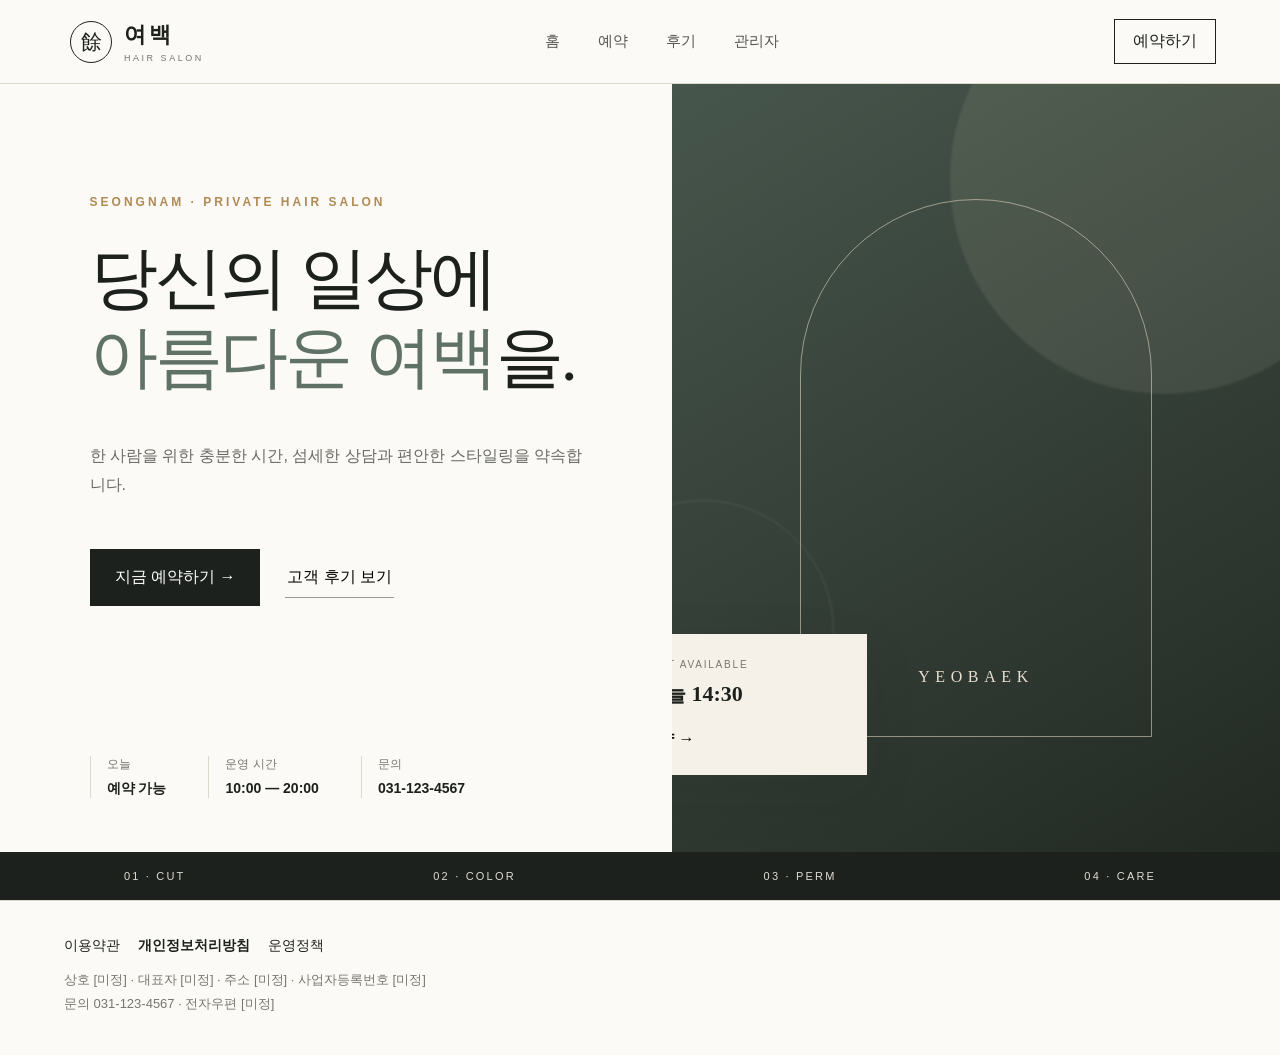
<file: index.html>
<!doctype html>
<html lang="ko">
<head>
  <meta charset="UTF-8" />
  <meta name="viewport" content="width=device-width, initial-scale=1.0" />
  <meta name="description" content="여백 미장원 예약 및 고객 관리" />
  <title>여백 미장원</title>
  <link rel="icon" type="image/svg+xml" href="data:image/svg+xml,%3Csvg xmlns='http://www.w3.org/2000/svg' viewBox='0 0 64 64'%3E%3Crect width='64' height='64' rx='14' fill='%231d211e'/%3E%3Cpath d='M18 20h28M22 32h20M26 44h12' stroke='%23eadfcf' stroke-width='5' stroke-linecap='round'/%3E%3C/svg%3E" />
  <link rel="stylesheet" href="./styles.css" />
</head>
<body>
  <header class="topbar">
    <button class="brand" data-go="home" aria-label="여백 홈"><span class="brand-mark">餘</span><span><b>여백</b><small>HAIR SALON</small></span></button>
    <nav class="nav" aria-label="주 메뉴">
      <button data-go="home">홈</button><button data-go="booking">예약</button><button data-go="reviews">후기</button><button data-go="admin">관리자</button>
    </nav>
    <button class="outline-btn mobile-book" data-go="booking">예약하기</button>
  </header>

  <main>
    <section class="page active" id="home">
      <div class="hero">
        <div class="hero-copy">
          <p class="eyebrow">SEONGNAM · PRIVATE HAIR SALON</p>
          <h1>당신의 일상에<br><em>아름다운 여백</em>을.</h1>
          <p class="hero-desc">한 사람을 위한 충분한 시간, 섬세한 상담과 편안한 스타일링을 약속합니다.</p>
          <div class="hero-actions"><button class="primary-btn" data-go="booking">지금 예약하기 <span>→</span></button><button class="text-btn" data-go="reviews">고객 후기 보기</button></div>
          <div class="quick-info"><div><span>오늘</span><strong id="todayStatus">예약 가능</strong></div><div><span>운영 시간</span><strong>10:00 — 20:00</strong></div><div><span>문의</span><strong>031-123-4567</strong></div></div>
        </div>
        <div class="hero-visual" aria-label="여백 미장원 인테리어 분위기"><div class="arch"><span>YEOBAEK</span></div><div class="floating-card"><small>NEXT AVAILABLE</small><strong id="nextSlot">오늘 14:30</strong><button data-go="booking">예약 →</button></div></div>
      </div>
      <div class="services-strip"><span>01 · CUT</span><span>02 · COLOR</span><span>03 · PERM</span><span>04 · CARE</span></div>
    </section>

    <section class="page content-page" id="booking">
      <div class="page-heading"><p class="eyebrow">RESERVATION</p><h2>예약하기</h2><p>날짜를 선택하면 30분 단위 예약 현황을 확인할 수 있습니다.</p></div>
      <div class="calendar-booking">
        <section class="panel calendar-panel"><div class="step-title"><span>01</span><h3>날짜 선택</h3></div><div class="calendar-head"><button id="prevMonth" aria-label="이전 달">←</button><strong id="calendarTitle"></strong><button id="nextMonth" aria-label="다음 달">→</button></div><div class="weekdays"><span>일</span><span>월</span><span>화</span><span>수</span><span>목</span><span>금</span><span>토</span></div><div id="calendarGrid" class="calendar-grid"></div></section>
        <section class="panel slots-panel"><div class="step-title"><span>02</span><h3>시간 선택</h3></div><div class="slot-legend"><span><i class="available"></i>예약 가능</span><span><i class="booked"></i>예약 완료</span></div><p id="slotDateLabel" class="selected-date"></p><div id="timeSlots" class="time-slots"></div></section>
      </div>
      <div class="booking-layout booking-details">
        <form id="bookingForm" class="panel form-panel">
          <input required name="date" type="hidden" /><input required name="time" type="hidden" />
          <div class="step-title"><span>03</span><h3>예약자 및 결제 정보</h3></div>
          <div class="field-grid"><label>이름<input required name="name" placeholder="성함을 입력해주세요" /></label><label>연락처<input required name="phone" inputmode="tel" placeholder="010-0000-0000" /><small id="coinLookup" class="coin-lookup">연락처를 입력하면 보유 코인을 확인합니다.</small></label></div>
          <label>담당 디자이너<select name="designer" id="designerSelect"><option>지정 없음</option><option value="서윤 원장" data-role="director">원장</option><option data-role="manager">하린실장</option><option>도윤 디자이너</option></select></label>
          <label>시술 메뉴<select required name="service" id="serviceSelect">
            <option value="">메뉴 선택</option>
            <optgroup label="커트" id="directorCuts">
              <option data-price="25000">원장남성커트 · 25,000원</option>
              <option data-price="35000">원장여성커트 · 35,000원</option>
              <option>원장학생커트 · 가격 문의</option>
              <option>원장커트다운펌 · 가격 문의</option>
              <option>원장전체다운펌커트 · 가격 문의</option>
            </optgroup>
            <optgroup label="염색"><option data-price="120000">프리미엄 염색 · 120,000원</option></optgroup>
            <optgroup label="펌"><option data-price="150000">디자인 펌 · 150,000원</option></optgroup>
            <optgroup label="케어"><option data-price="80000">클리닉 케어 · 80,000원</option></optgroup>
          </select></label>
          <div class="coin-payment"><label class="check-label"><input id="useCoin" type="checkbox" /> 코인으로 결제하기</label><div id="coinPaymentFields" class="coin-payment-fields"><label>사용할 코인<input id="bookingCoinAmount" type="number" min="1" placeholder="사용할 코인" /></label><button type="button" class="outline-btn" id="useMaxCoin">최대 사용</button></div><p id="paymentSummary">시술 메뉴를 선택해주세요.</p></div>
          <label>요청 사항<textarea name="memo" rows="3" placeholder="원하는 스타일이나 참고 사항을 남겨주세요"></textarea><small class="field-hint">두피 질환, 임신 여부 등 건강 정보는 적지 말고 방문 시 말씀해 주세요.</small></label>
          <fieldset class="consent" id="bookingConsent">
            <legend>약관 및 개인정보 동의</legend>
            <label class="check-label"><input type="checkbox" data-consent="age14" /> <span><b>(필수)</b> 예약자는 만 14세 이상입니다</span></label>
            <p class="consent-note">만 14세 미만은 보호자 명의로 예약해 주세요.</p>
            <label class="check-label"><input type="checkbox" data-consent="terms" /> <span><b>(필수)</b> 이용약관과 예약 취소 규정에 동의합니다</span></label>
            <p class="consent-note"><a href="./terms.html" target="_blank" rel="noopener">이용약관 전문 보기</a> · <a href="./policy.html" target="_blank" rel="noopener">예약 취소 규정(운영정책) 보기</a></p>
            <label class="check-label"><input type="checkbox" data-consent="privacy" /> <span><b>(필수)</b> 개인정보 수집·이용에 동의합니다</span></label>
            <details class="consent-detail"><summary>수집·이용 내용 보기</summary>
              <div class="table-wrap"><table><thead><tr><th>수집 항목</th><th>이용 목적</th><th>보유 기간</th></tr></thead><tbody>
                <tr><td>이름, 연락처</td><td>예약 확인, 예약 안내 알림, 코인 적립·사용</td><td>최근 방문일로부터 3년</td></tr>
                <tr><td>예약 일시, 시술 메뉴, 담당 디자이너, 요청 사항</td><td>예약 처리</td><td>최근 방문일로부터 3년</td></tr>
                <tr><td>동의 일시, 접속 IP, 브라우저 정보</td><td>동의 사실 증명</td><td>3년</td></tr>
              </tbody></table></div>
              <p><b>동의를 거부할 권리가 있습니다.</b> 다만 동의하지 않으시면 온라인 예약이 제한되며, 전화(031-123-4567)로 예약하실 수 있습니다.</p>
              <p>예약 안내 알림 발송을 위해 솔라피·카카오에, 예약 일정 관리를 위해 네이버에 처리를 위탁합니다. <a href="./privacy.html" target="_blank" rel="noopener">개인정보처리방침 전문 보기</a></p>
            </details>
          </fieldset>
          <button class="primary-btn full" type="submit" id="bookingSubmit" disabled>예약 및 결제 신청</button>
          <p class="consent-hint" id="consentHint">필수 항목에 동의해 주세요.</p>
        </form>
        <aside class="booking-aside"><div class="aside-art"><div class="scissors">✦</div><p>좋은 스타일은<br>좋은 대화에서 시작됩니다.</p></div><div class="notice"><h3>예약 안내</h3><ul><li>예약 변경은 하루 전까지 부탁드립니다.</li><li>시술 시간은 모발 상태에 따라 달라질 수 있습니다.</li><li>예약 확정은 문자로 안내드립니다.</li></ul></div></aside>
      </div>
    </section>

    <section class="page content-page" id="reviews">
      <div class="page-heading split"><div><p class="eyebrow">OUR REVIEWS</p><h2>여백을 다녀간 이야기</h2></div><button class="primary-btn" id="openReview">후기 작성</button></div>
      <div class="review-summary panel"><div><strong id="avgRating">4.9</strong><span class="stars">★★★★★</span><small><b id="reviewCount">3</b>개의 소중한 후기</small></div><div class="rating-bars"><p><span>5점</span><i><b style="width:92%"></b></i><small>92%</small></p><p><span>4점</span><i><b style="width:8%"></b></i><small>8%</small></p></div></div>
      <div id="reviewList" class="review-grid"></div>
    </section>

    <section class="page admin-page" id="admin">
      <div class="admin-login" id="adminLogin">
        <form id="adminLoginForm" class="admin-login-box">
          <span class="brand-mark">餘</span>
          <h2>관리자 로그인</h2>
          <p class="muted">관리자 비밀번호를 입력하세요.</p>
          <input type="password" id="adminLoginInput" placeholder="비밀번호" autocomplete="current-password" required />
          <button class="primary-btn full" type="submit">로그인</button>
          <p id="adminLoginError" class="admin-login-error"></p>
        </form>
      </div>
      <aside class="admin-sidebar"><div class="admin-brand"><span class="brand-mark">餘</span><b>여백 관리자</b></div><nav><button class="active" data-admin="dashboard">▦ 대시보드</button><button data-admin="reservations">◷ 예약 관리</button><button data-admin="customers">♙ 고객 관리</button><button data-admin="coins">◇ 코인 관리</button><button data-admin="reviewAdmin">☆ 후기 관리</button></nav><button class="back-site" id="adminLogout">↪ 로그아웃</button><button class="back-site" data-go="home">← 고객 화면으로</button></aside>
      <div class="admin-main">
        <div class="admin-top"><div><p id="adminDate"></p><h2 id="adminTitle">대시보드</h2></div><div class="admin-user"><button class="action-btn" id="connectNaver">네이버 캘린더 연동</button><button class="action-btn" id="disconnectNaver">연동 해제</button><span>서윤</span><i>원장</i><b>SY</b></div></div>
        <div class="admin-view active" id="dashboard"><div class="stat-grid"><article><span>오늘 예약</span><strong id="statToday">4</strong><small>건</small><i>◷</i></article><article><span>전체 고객</span><strong id="statCustomers">4</strong><small>명</small><i>♙</i></article><article><span>발행 코인</span><strong id="statCoins">52,000</strong><small>C</small><i>◇</i></article><article><span>새 후기</span><strong id="statReviews">3</strong><small>개</small><i>☆</i></article></div><div class="dash-grid"><section class="admin-card"><div class="card-head"><h3>오늘의 예약</h3><button data-admin="reservations">전체 보기 →</button></div><div id="todayReservations"></div></section><section class="admin-card"><div class="card-head"><h3>최근 고객</h3><button data-admin="customers">고객 관리 →</button></div><div id="recentCustomers"></div></section></div></div>
        <div class="admin-view" id="reservations"><section class="admin-card reservation-calendar-panel" aria-label="매장 예약 캘린더">
          <div class="card-head"><div><h3>예약 캘린더</h3><p class="muted">날짜를 선택하면 해당 날짜의 예약을 확인할 수 있습니다.</p></div><button class="small-primary" data-go="booking">+ 예약 등록</button></div>
          <div class="reservation-calendar-toolbar"><h4 id="adminCalendarTitle" aria-live="polite"></h4><div><button type="button" id="adminPrevMonth" aria-label="예약 캘린더 이전 달">←</button><button type="button" id="adminCalendarToday">오늘</button><button type="button" id="adminNextMonth" aria-label="예약 캘린더 다음 달">→</button></div></div>
          <p id="adminMonthSummary" class="muted"></p>
          <div class="reservation-calendar-scroll"><div class="reservation-calendar-month"><div class="weekdays"><span>일</span><span>월</span><span>화</span><span>수</span><span>목</span><span>금</span><span>토</span></div><div id="adminCalendarGrid" class="reservation-calendar-grid"></div></div></div>
          <section class="reservation-day-detail" aria-labelledby="adminSelectedDate"><div class="card-head"><h3 id="adminSelectedDate"></h3><span id="adminDayCount" class="badge"></span></div><div id="adminDayReservations" aria-live="polite"></div></section>
        </section><section class="admin-card"><div class="card-head"><h3>전체 예약</h3><button class="small-primary" data-go="booking">+ 예약 등록</button></div><div class="table-wrap"><table><thead><tr><th>예약일</th><th>고객</th><th>시술</th><th>담당</th><th>상태</th><th></th></tr></thead><tbody id="reservationTable"></tbody></table></div></section></div>
        <div class="admin-view" id="customers"><section class="admin-card"><div class="card-head"><h3>고객 목록</h3><input id="customerSearch" class="search" placeholder="이름 또는 연락처 검색" /></div><div class="table-wrap"><table><thead><tr><th>고객명</th><th>연락처</th><th>최근 방문</th><th>방문</th><th>보유 코인</th></tr></thead><tbody id="customerTable"></tbody></table></div></section></div>
        <div class="admin-view" id="coins"><section class="coin-control admin-card"><div><p class="eyebrow">YEOBAEK COIN</p><h3>고객 코인 관리</h3><p>지급·사용 처리하거나 고객의 현재 잔액을 직접 조정합니다.</p><div id="selectedCoinBalance" class="big-balance">0 C</div></div><form id="coinForm"><label>고객<select id="coinCustomer" required></select></label><label>코인 수량<input id="coinAmount" type="number" min="0" required placeholder="코인 수량" /></label><div class="coin-buttons three"><button class="primary-btn" value="add" type="submit">지급</button><button class="outline-btn" value="use" type="submit">사용</button><button class="outline-btn" value="set" type="submit">잔액 조정</button></div><p id="adminCoinResult" class="coin-result"></p></form></section><section class="admin-card"><div class="card-head"><h3>고객별 코인 잔액</h3></div><div id="coinBalances" class="coin-balances"></div></section><section class="admin-card coin-history-card"><div class="card-head"><h3>최근 코인 내역</h3></div><div id="coinHistory" class="history-list"></div></section></div>
        <div class="admin-view" id="reviewAdmin"><section class="admin-card"><div class="card-head"><h3>후기 관리</h3><span class="muted">게시된 후기를 숨기거나 삭제할 수 있습니다.</span></div><div id="reviewAdminList" class="admin-review-list"></div></section></div>
      </div>
    </section>
  </main>

  <footer class="site-footer">
    <nav class="footer-links" aria-label="약관 및 정책"><a href="./terms.html">이용약관</a><a href="./privacy.html"><b>개인정보처리방침</b></a><a href="./policy.html">운영정책</a></nav>
    <p>상호 [미정] · 대표자 [미정] · 주소 [미정] · 사업자등록번호 [미정]</p>
    <p>문의 031-123-4567 · 전자우편 [미정]</p>
  </footer>

  <div class="modal" id="reviewModal" aria-hidden="true"><form id="reviewForm" class="modal-box"><button type="button" class="modal-close" id="closeReview">×</button><p class="eyebrow">WRITE A REVIEW</p><h2>후기 작성</h2><label>이름<input name="name" required placeholder="성함" /></label><label>별점<select name="rating"><option value="5">★★★★★ · 5점</option><option value="4">★★★★☆ · 4점</option><option value="3">★★★☆☆ · 3점</option></select></label><label>시술 메뉴<input name="service" required placeholder="예: 디자인 펌" /></label><label>후기<textarea name="text" rows="5" required placeholder="여백에서의 경험을 들려주세요."></textarea><small class="field-hint">후기는 누구나 볼 수 있으며 이름은 첫 글자만 공개됩니다. 다른 사람의 이름이나 연락처 등 개인정보는 적지 마세요. <a href="./policy.html" target="_blank" rel="noopener">후기 운영 기준</a></small></label><button class="primary-btn full">후기 등록하기</button></form></div>
  <div class="modal" id="bookingSuccess" aria-hidden="true"><div class="modal-box success-box"><span class="success-icon">✓</span><p class="eyebrow">RESERVATION COMPLETE</p><h2>예약이 접수되었습니다</h2><p id="bookingSuccessText"></p><button class="primary-btn full" id="closeBookingSuccess">확인</button></div></div>
  <div id="toast" class="toast" role="status"></div>
  <script src="./app.js"></script>
</body>
</html>
</file>
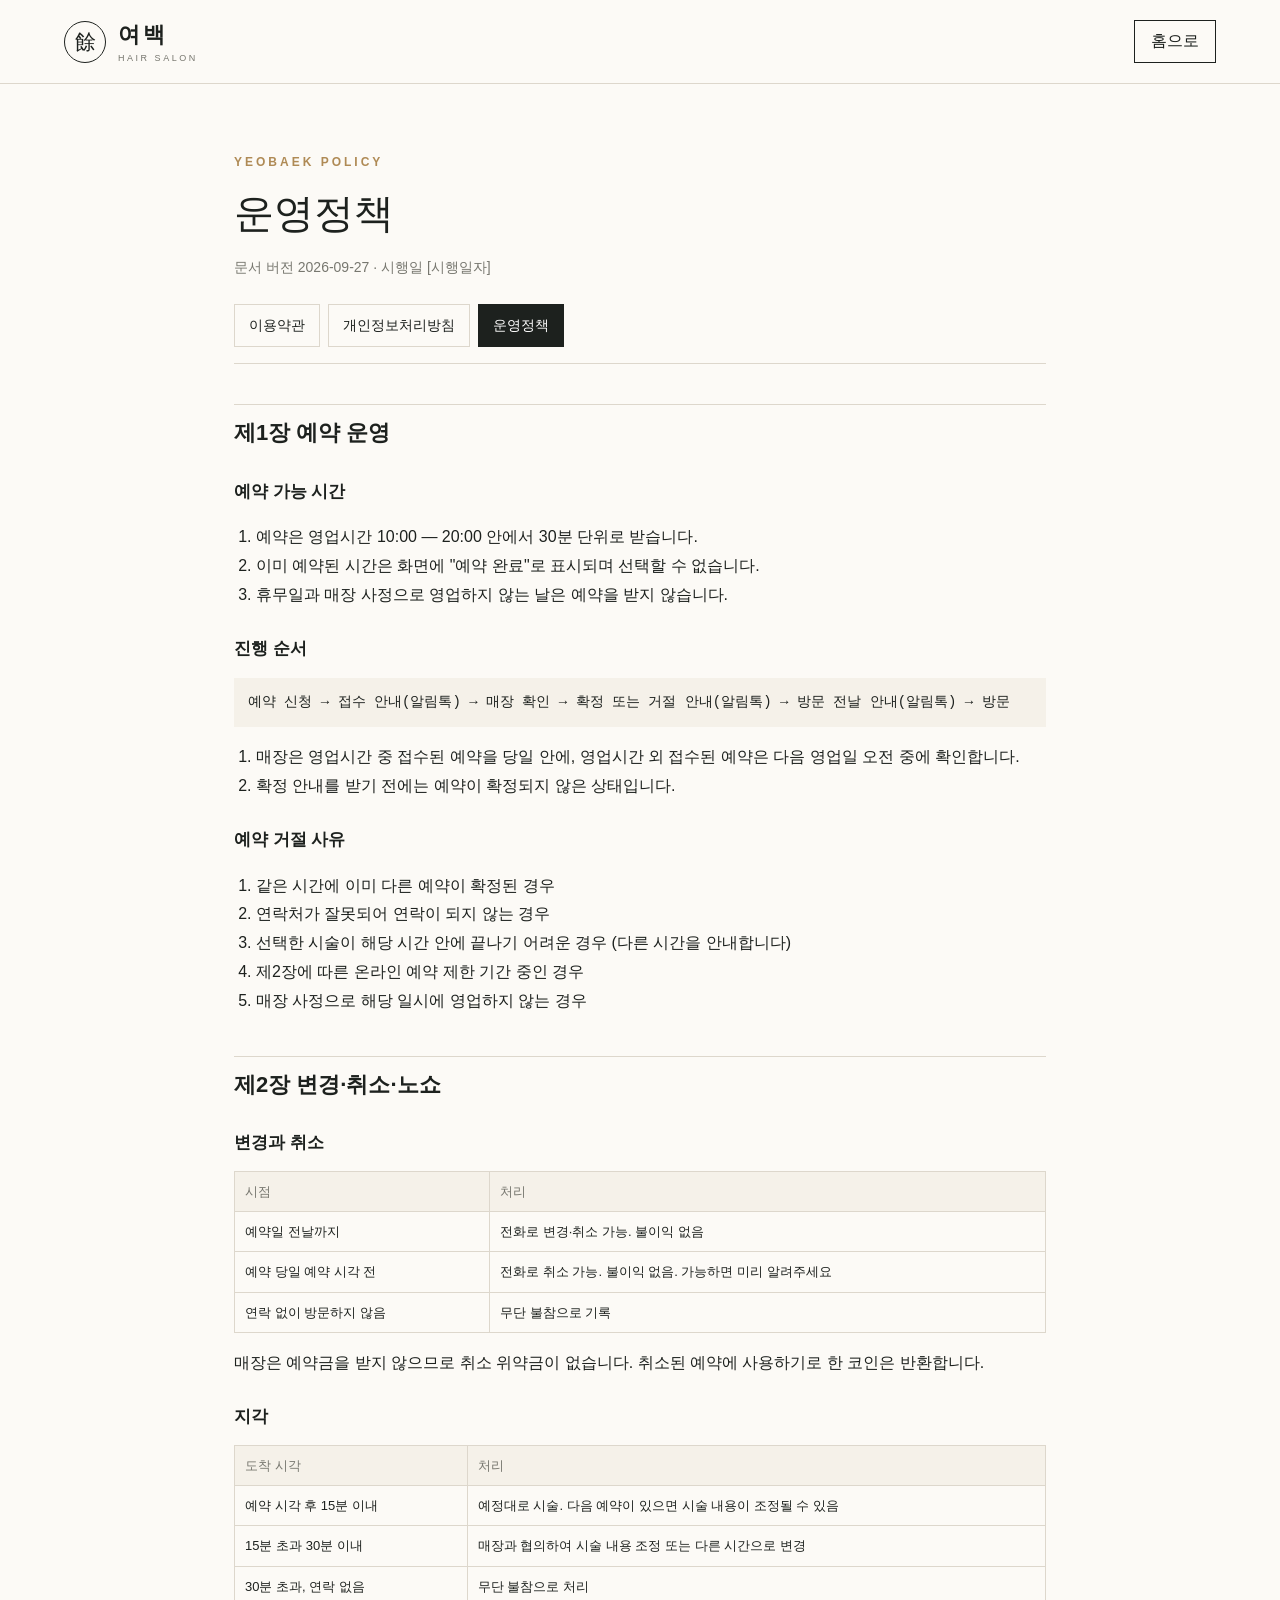
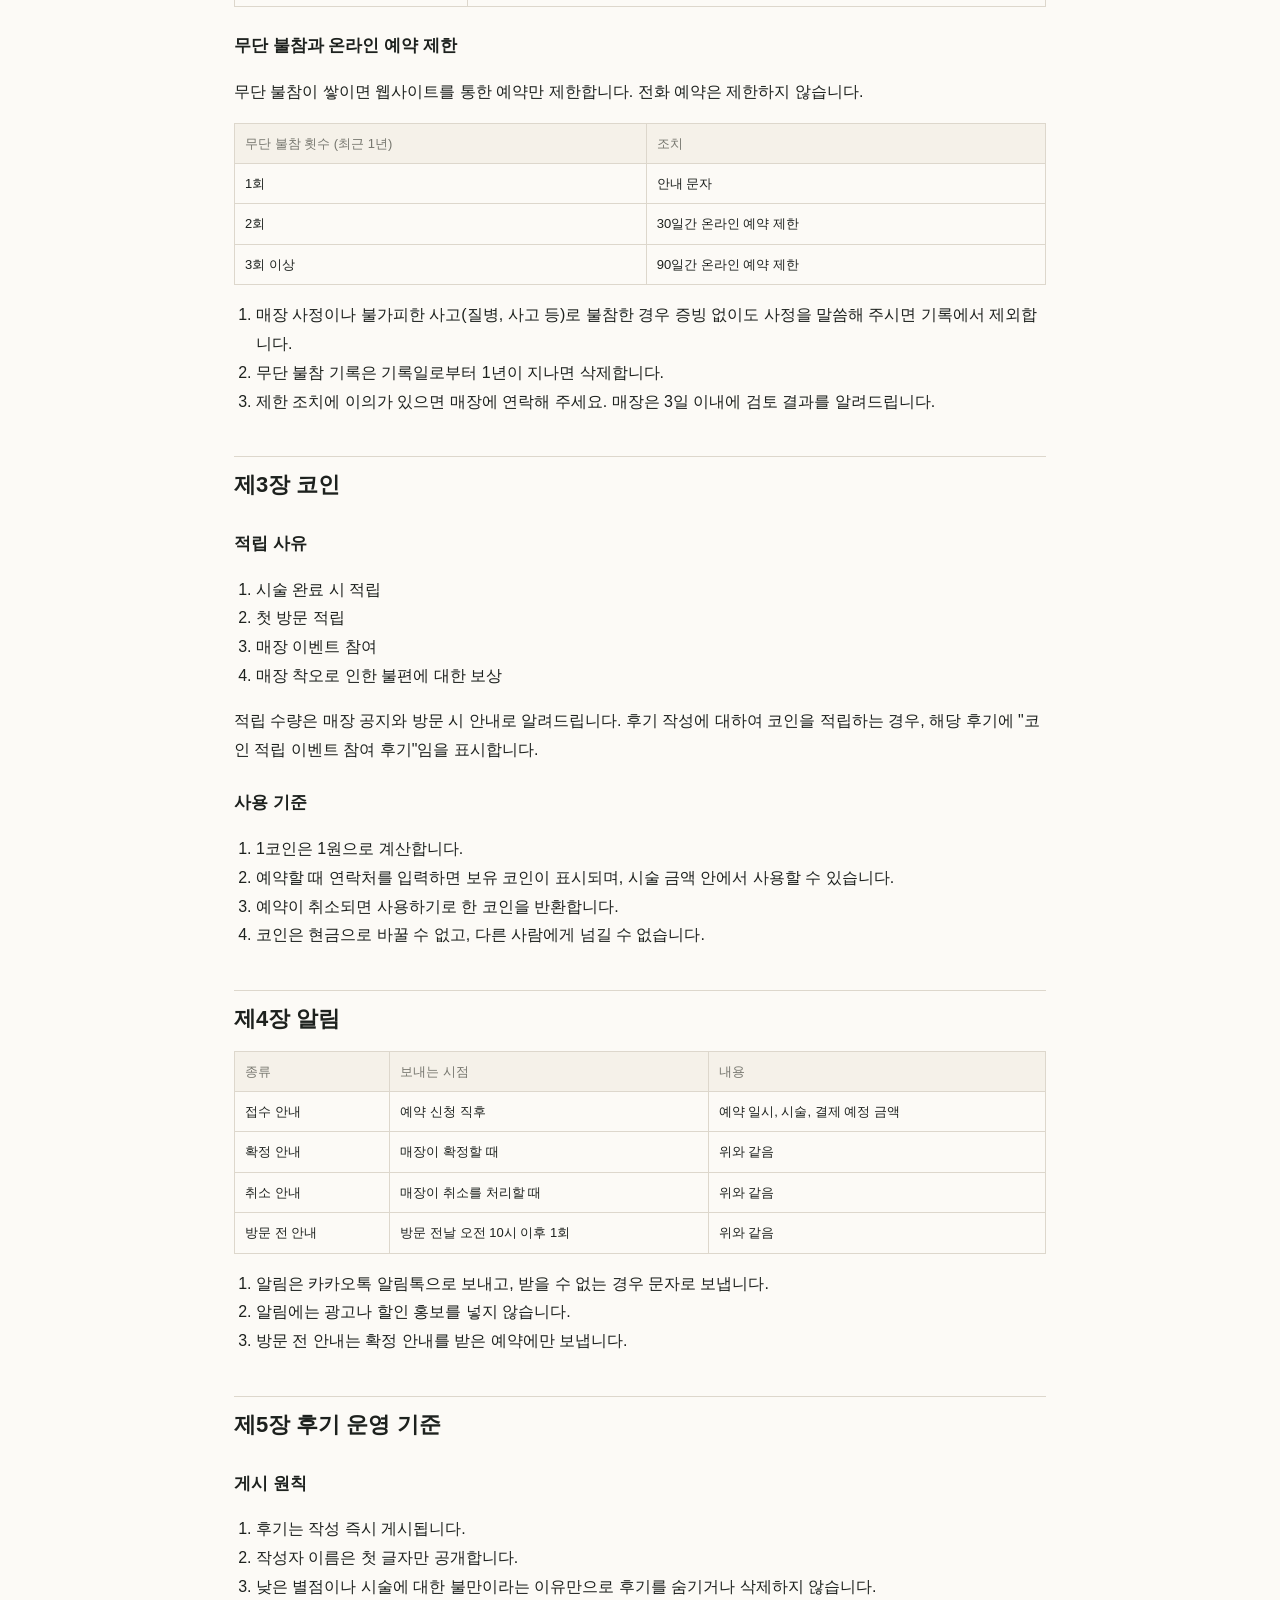
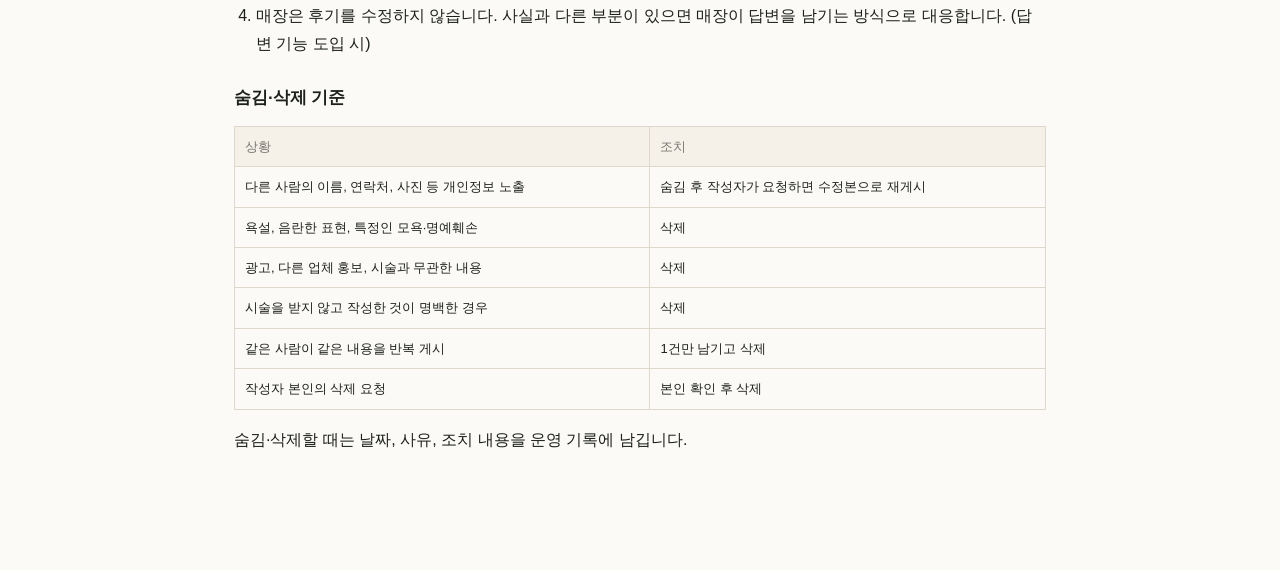
<file: policy.html>
<!doctype html>
<html lang="ko">
<head>
  <meta charset="UTF-8" />
  <meta name="viewport" content="width=device-width, initial-scale=1.0" />
  <title>운영정책 · 여백 미장원</title>
  <link rel="stylesheet" href="./styles.css" />
</head>
<body class="legal-body">
  <!-- 이 파일은 docs/build_legal_pages.py 로 생성됩니다. 직접 고치지 말고 docs/operation-policy.md 을 수정하세요. -->
  <header class="topbar">
    <a class="brand" href="./index.html" aria-label="여백 홈"><span class="brand-mark">餘</span><span><b>여백</b><small>HAIR SALON</small></span></a>
    <a class="outline-btn" href="./index.html">홈으로</a>
  </header>
  <main class="legal-page">
    <p class="eyebrow">YEOBAEK POLICY</p>
    <h1>운영정책</h1>
    <p class="legal-meta">문서 버전 2026-09-27 · 시행일 [시행일자]</p>
    <nav class="legal-tabs" aria-label="약관 및 정책"><a href="./terms.html">이용약관</a><a href="./privacy.html">개인정보처리방침</a><a href="./policy.html" aria-current=page>운영정책</a></nav>
<h2>제1장 예약 운영</h2>
<h3>예약 가능 시간</h3>
<ol start="1"><li>예약은 영업시간 10:00 — 20:00 안에서 30분 단위로 받습니다.</li><li>이미 예약된 시간은 화면에 "예약 완료"로 표시되며 선택할 수 없습니다.</li><li>휴무일과 매장 사정으로 영업하지 않는 날은 예약을 받지 않습니다.</li></ol>
<h3>진행 순서</h3>
<pre>예약 신청 → 접수 안내(알림톡) → 매장 확인 → 확정 또는 거절 안내(알림톡) → 방문 전날 안내(알림톡) → 방문</pre>
<ol start="1"><li>매장은 영업시간 중 접수된 예약을 당일 안에, 영업시간 외 접수된 예약은 다음 영업일 오전 중에 확인합니다.</li><li>확정 안내를 받기 전에는 예약이 확정되지 않은 상태입니다.</li></ol>
<h3>예약 거절 사유</h3>
<ol start="1"><li>같은 시간에 이미 다른 예약이 확정된 경우</li><li>연락처가 잘못되어 연락이 되지 않는 경우</li><li>선택한 시술이 해당 시간 안에 끝나기 어려운 경우 (다른 시간을 안내합니다)</li><li>제2장에 따른 온라인 예약 제한 기간 중인 경우</li><li>매장 사정으로 해당 일시에 영업하지 않는 경우</li></ol>
<h2>제2장 변경·취소·노쇼</h2>
<h3>변경과 취소</h3>
<div class="legal-table"><table><thead><tr><th>시점</th><th>처리</th></tr></thead><tbody><tr><td>예약일 전날까지</td><td>전화로 변경·취소 가능. 불이익 없음</td></tr><tr><td>예약 당일 예약 시각 전</td><td>전화로 취소 가능. 불이익 없음. 가능하면 미리 알려주세요</td></tr><tr><td>연락 없이 방문하지 않음</td><td>무단 불참으로 기록</td></tr></tbody></table></div>
<p>매장은 예약금을 받지 않으므로 취소 위약금이 없습니다. 취소된 예약에 사용하기로 한 코인은 반환합니다.</p>
<h3>지각</h3>
<div class="legal-table"><table><thead><tr><th>도착 시각</th><th>처리</th></tr></thead><tbody><tr><td>예약 시각 후 15분 이내</td><td>예정대로 시술. 다음 예약이 있으면 시술 내용이 조정될 수 있음</td></tr><tr><td>15분 초과 30분 이내</td><td>매장과 협의하여 시술 내용 조정 또는 다른 시간으로 변경</td></tr><tr><td>30분 초과, 연락 없음</td><td>무단 불참으로 처리</td></tr></tbody></table></div>
<h3>무단 불참과 온라인 예약 제한</h3>
<p>무단 불참이 쌓이면 웹사이트를 통한 예약만 제한합니다. 전화 예약은 제한하지 않습니다.</p>
<div class="legal-table"><table><thead><tr><th>무단 불참 횟수 (최근 1년)</th><th>조치</th></tr></thead><tbody><tr><td>1회</td><td>안내 문자</td></tr><tr><td>2회</td><td>30일간 온라인 예약 제한</td></tr><tr><td>3회 이상</td><td>90일간 온라인 예약 제한</td></tr></tbody></table></div>
<ol start="1"><li>매장 사정이나 불가피한 사고(질병, 사고 등)로 불참한 경우 증빙 없이도 사정을 말씀해 주시면 기록에서 제외합니다.</li><li>무단 불참 기록은 기록일로부터 1년이 지나면 삭제합니다.</li><li>제한 조치에 이의가 있으면 매장에 연락해 주세요. 매장은 3일 이내에 검토 결과를 알려드립니다.</li></ol>
<h2>제3장 코인</h2>
<h3>적립 사유</h3>
<ol start="1"><li>시술 완료 시 적립</li><li>첫 방문 적립</li><li>매장 이벤트 참여</li><li>매장 착오로 인한 불편에 대한 보상</li></ol>
<p>적립 수량은 매장 공지와 방문 시 안내로 알려드립니다. 후기 작성에 대하여 코인을 적립하는 경우, 해당 후기에 "코인 적립 이벤트 참여 후기"임을 표시합니다.</p>
<h3>사용 기준</h3>
<ol start="1"><li>1코인은 1원으로 계산합니다.</li><li>예약할 때 연락처를 입력하면 보유 코인이 표시되며, 시술 금액 안에서 사용할 수 있습니다.</li><li>예약이 취소되면 사용하기로 한 코인을 반환합니다.</li><li>코인은 현금으로 바꿀 수 없고, 다른 사람에게 넘길 수 없습니다.</li></ol>
<h2>제4장 알림</h2>
<div class="legal-table"><table><thead><tr><th>종류</th><th>보내는 시점</th><th>내용</th></tr></thead><tbody><tr><td>접수 안내</td><td>예약 신청 직후</td><td>예약 일시, 시술, 결제 예정 금액</td></tr><tr><td>확정 안내</td><td>매장이 확정할 때</td><td>위와 같음</td></tr><tr><td>취소 안내</td><td>매장이 취소를 처리할 때</td><td>위와 같음</td></tr><tr><td>방문 전 안내</td><td>방문 전날 오전 10시 이후 1회</td><td>위와 같음</td></tr></tbody></table></div>
<ol start="1"><li>알림은 카카오톡 알림톡으로 보내고, 받을 수 없는 경우 문자로 보냅니다.</li><li>알림에는 광고나 할인 홍보를 넣지 않습니다.</li><li>방문 전 안내는 확정 안내를 받은 예약에만 보냅니다.</li></ol>
<h2>제5장 후기 운영 기준</h2>
<h3>게시 원칙</h3>
<ol start="1"><li>후기는 작성 즉시 게시됩니다.</li><li>작성자 이름은 첫 글자만 공개합니다.</li><li>낮은 별점이나 시술에 대한 불만이라는 이유만으로 후기를 숨기거나 삭제하지 않습니다.</li><li>매장은 후기를 수정하지 않습니다. 사실과 다른 부분이 있으면 매장이 답변을 남기는 방식으로 대응합니다. (답변 기능 도입 시)</li></ol>
<h3>숨김·삭제 기준</h3>
<div class="legal-table"><table><thead><tr><th>상황</th><th>조치</th></tr></thead><tbody><tr><td>다른 사람의 이름, 연락처, 사진 등 개인정보 노출</td><td>숨김 후 작성자가 요청하면 수정본으로 재게시</td></tr><tr><td>욕설, 음란한 표현, 특정인 모욕·명예훼손</td><td>삭제</td></tr><tr><td>광고, 다른 업체 홍보, 시술과 무관한 내용</td><td>삭제</td></tr><tr><td>시술을 받지 않고 작성한 것이 명백한 경우</td><td>삭제</td></tr><tr><td>같은 사람이 같은 내용을 반복 게시</td><td>1건만 남기고 삭제</td></tr><tr><td>작성자 본인의 삭제 요청</td><td>본인 확인 후 삭제</td></tr></tbody></table></div>
<p>숨김·삭제할 때는 날짜, 사유, 조치 내용을 운영 기록에 남깁니다.</p>
  </main>
</body>
</html>
</file>
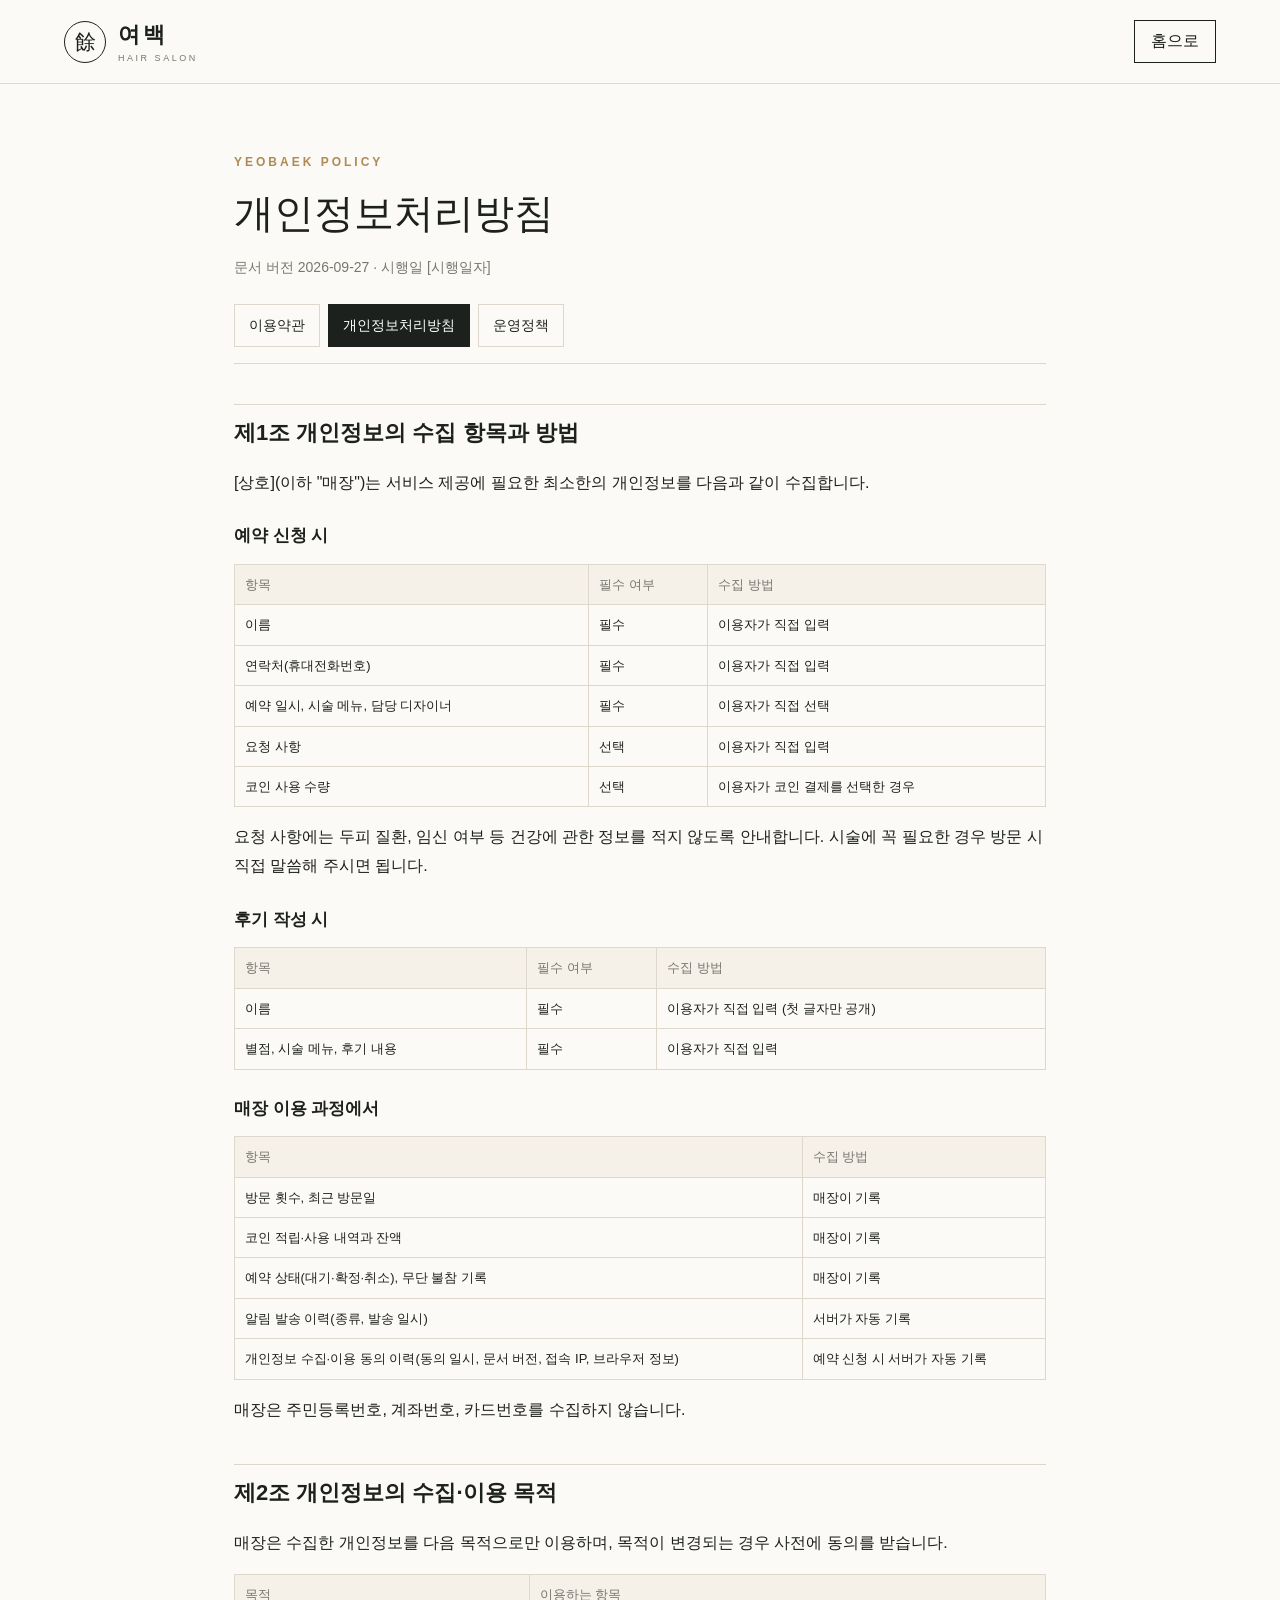
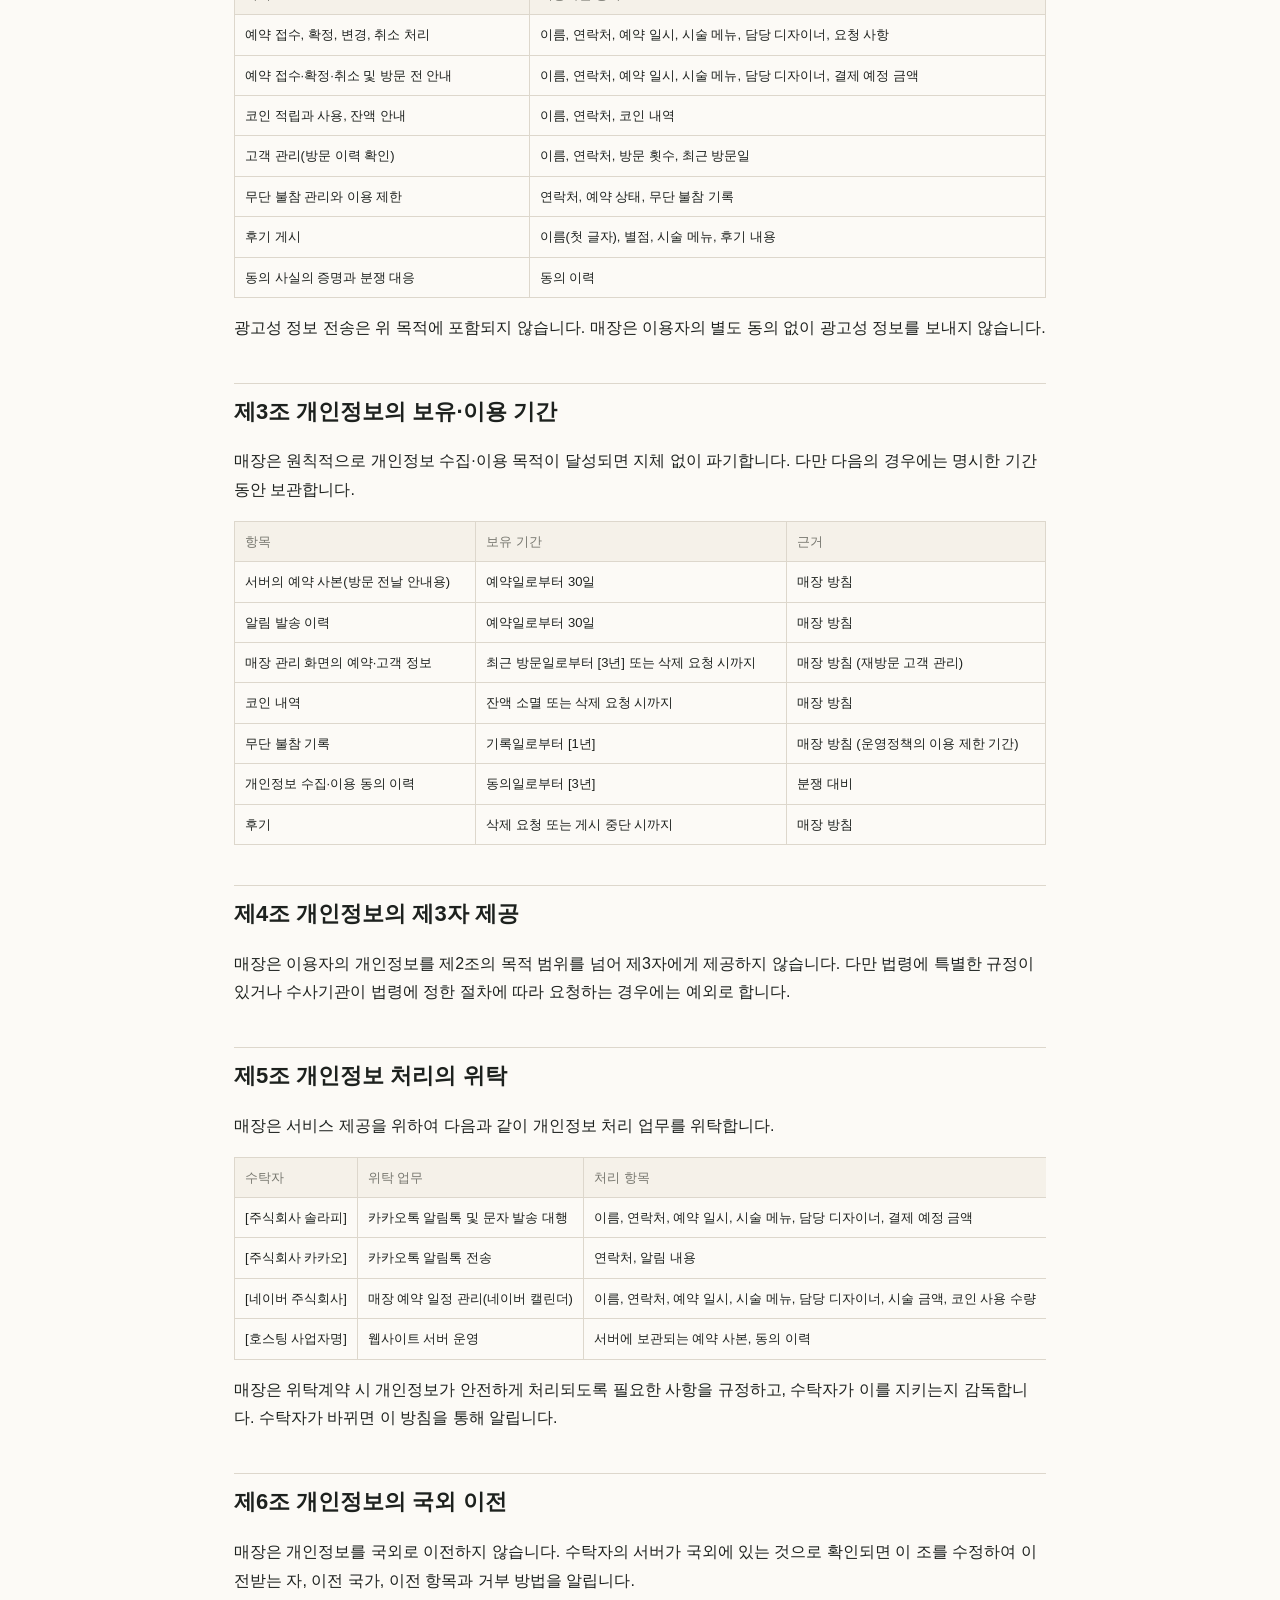
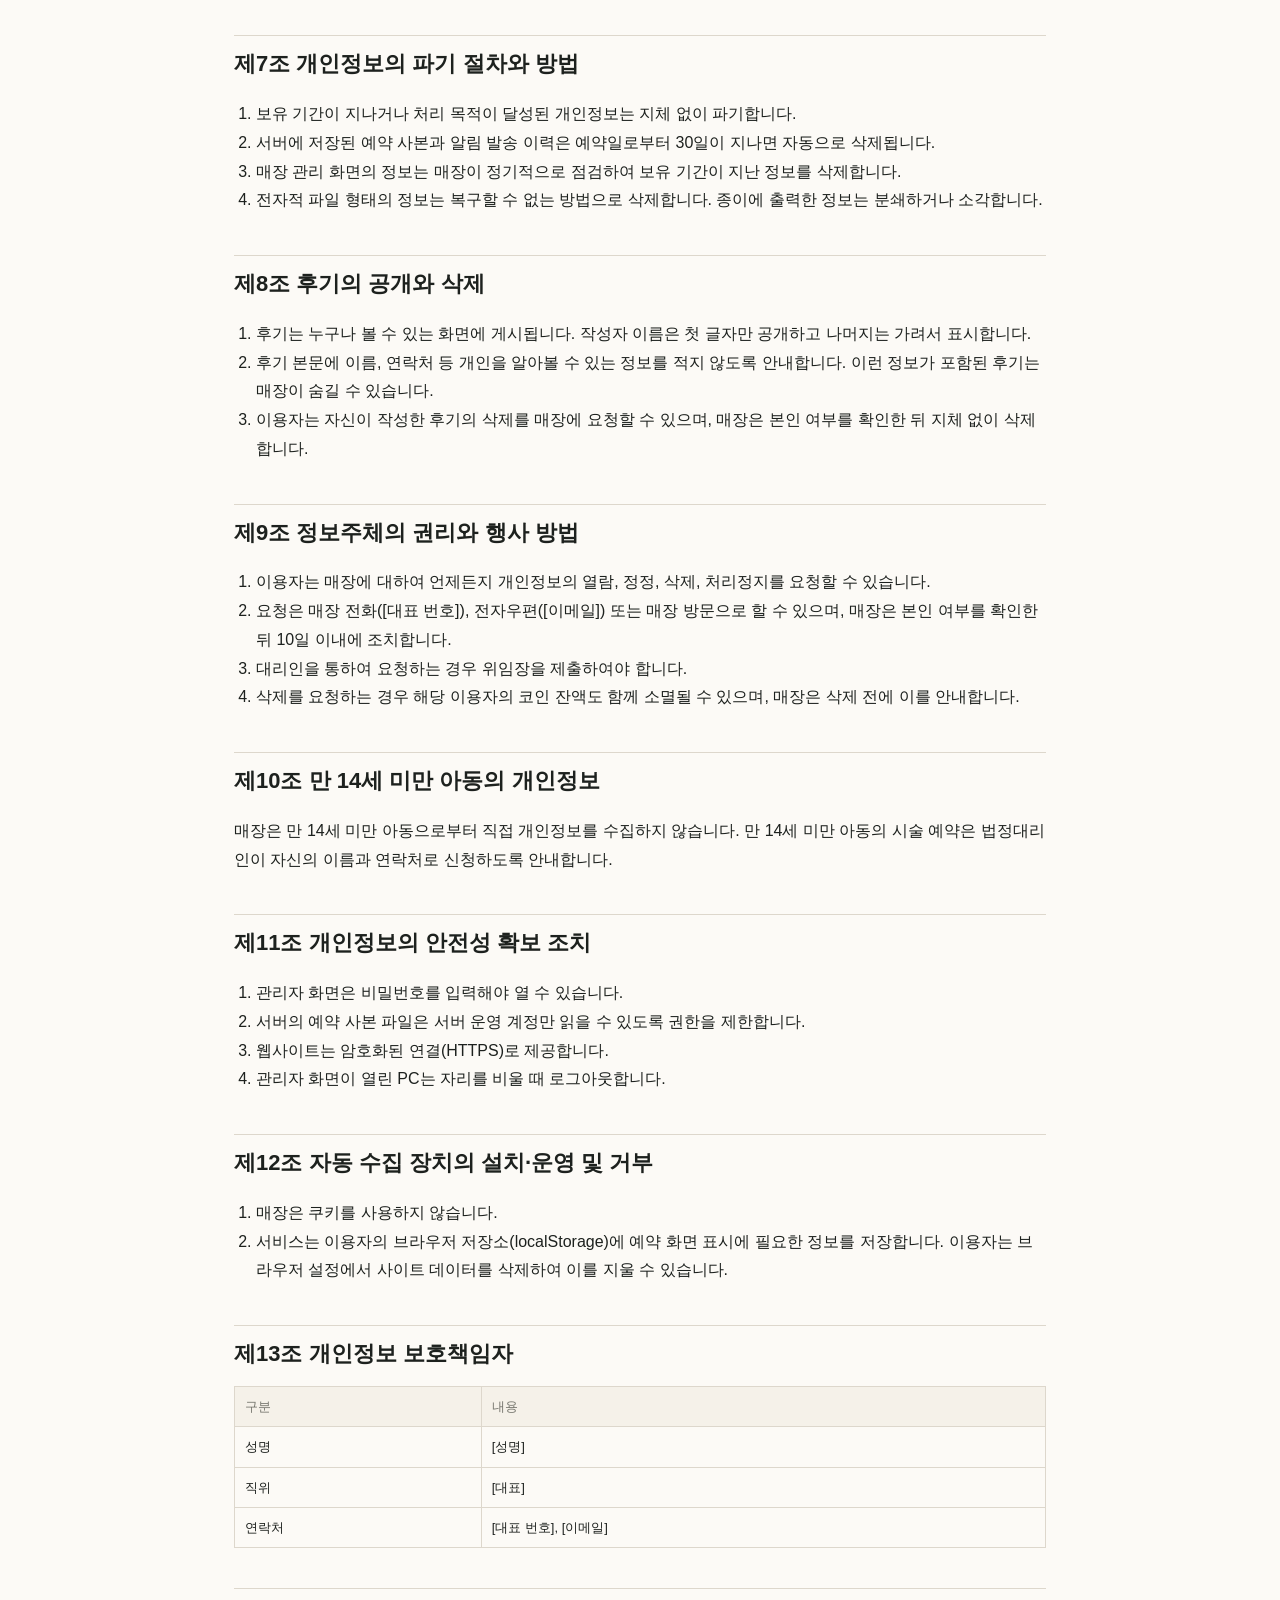
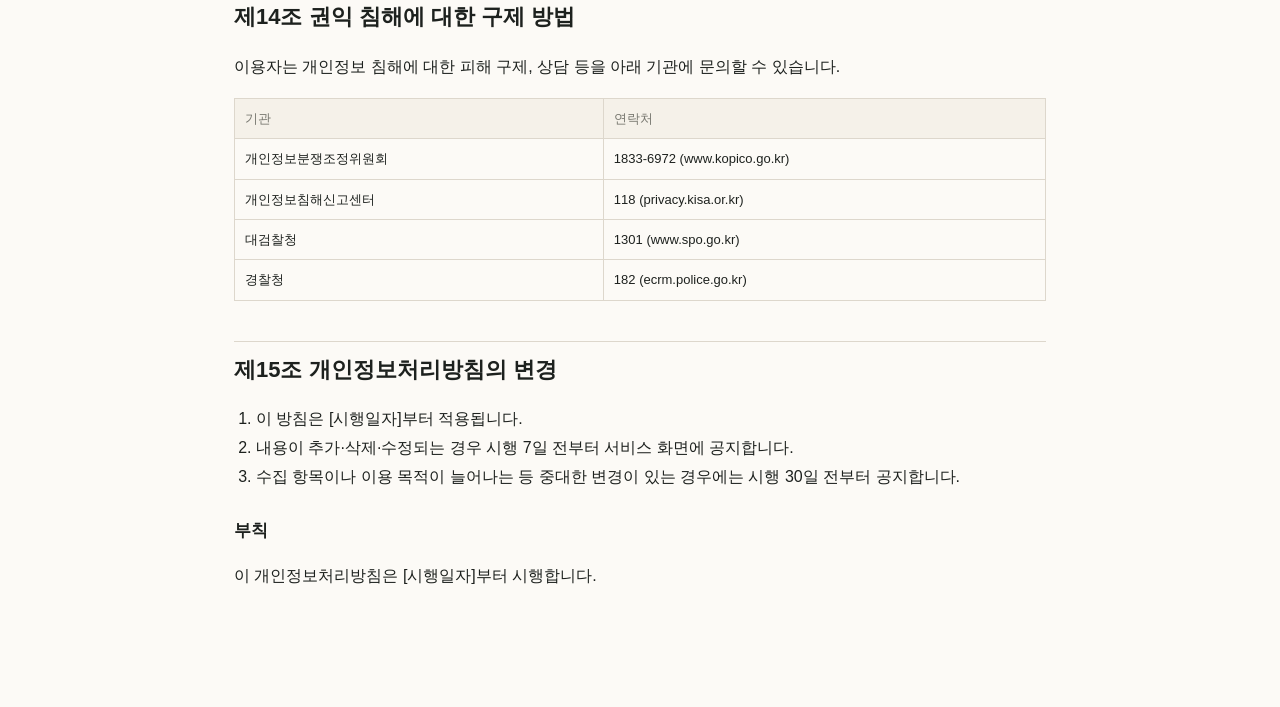
<file: privacy.html>
<!doctype html>
<html lang="ko">
<head>
  <meta charset="UTF-8" />
  <meta name="viewport" content="width=device-width, initial-scale=1.0" />
  <title>개인정보처리방침 · 여백 미장원</title>
  <link rel="stylesheet" href="./styles.css" />
</head>
<body class="legal-body">
  <!-- 이 파일은 docs/build_legal_pages.py 로 생성됩니다. 직접 고치지 말고 docs/privacy-policy.md 을 수정하세요. -->
  <header class="topbar">
    <a class="brand" href="./index.html" aria-label="여백 홈"><span class="brand-mark">餘</span><span><b>여백</b><small>HAIR SALON</small></span></a>
    <a class="outline-btn" href="./index.html">홈으로</a>
  </header>
  <main class="legal-page">
    <p class="eyebrow">YEOBAEK POLICY</p>
    <h1>개인정보처리방침</h1>
    <p class="legal-meta">문서 버전 2026-09-27 · 시행일 [시행일자]</p>
    <nav class="legal-tabs" aria-label="약관 및 정책"><a href="./terms.html">이용약관</a><a href="./privacy.html" aria-current=page>개인정보처리방침</a><a href="./policy.html">운영정책</a></nav>
<h2>제1조 개인정보의 수집 항목과 방법</h2>
<p>[상호](이하 "매장")는 서비스 제공에 필요한 최소한의 개인정보를 다음과 같이 수집합니다.</p>
<h3>예약 신청 시</h3>
<div class="legal-table"><table><thead><tr><th>항목</th><th>필수 여부</th><th>수집 방법</th></tr></thead><tbody><tr><td>이름</td><td>필수</td><td>이용자가 직접 입력</td></tr><tr><td>연락처(휴대전화번호)</td><td>필수</td><td>이용자가 직접 입력</td></tr><tr><td>예약 일시, 시술 메뉴, 담당 디자이너</td><td>필수</td><td>이용자가 직접 선택</td></tr><tr><td>요청 사항</td><td>선택</td><td>이용자가 직접 입력</td></tr><tr><td>코인 사용 수량</td><td>선택</td><td>이용자가 코인 결제를 선택한 경우</td></tr></tbody></table></div>
<p>요청 사항에는 두피 질환, 임신 여부 등 건강에 관한 정보를 적지 않도록 안내합니다. 시술에 꼭 필요한 경우 방문 시 직접 말씀해 주시면 됩니다.</p>
<h3>후기 작성 시</h3>
<div class="legal-table"><table><thead><tr><th>항목</th><th>필수 여부</th><th>수집 방법</th></tr></thead><tbody><tr><td>이름</td><td>필수</td><td>이용자가 직접 입력 (첫 글자만 공개)</td></tr><tr><td>별점, 시술 메뉴, 후기 내용</td><td>필수</td><td>이용자가 직접 입력</td></tr></tbody></table></div>
<h3>매장 이용 과정에서</h3>
<div class="legal-table"><table><thead><tr><th>항목</th><th>수집 방법</th></tr></thead><tbody><tr><td>방문 횟수, 최근 방문일</td><td>매장이 기록</td></tr><tr><td>코인 적립·사용 내역과 잔액</td><td>매장이 기록</td></tr><tr><td>예약 상태(대기·확정·취소), 무단 불참 기록</td><td>매장이 기록</td></tr><tr><td>알림 발송 이력(종류, 발송 일시)</td><td>서버가 자동 기록</td></tr><tr><td>개인정보 수집·이용 동의 이력(동의 일시, 문서 버전, 접속 IP, 브라우저 정보)</td><td>예약 신청 시 서버가 자동 기록</td></tr></tbody></table></div>
<p>매장은 주민등록번호, 계좌번호, 카드번호를 수집하지 않습니다.</p>
<h2>제2조 개인정보의 수집·이용 목적</h2>
<p>매장은 수집한 개인정보를 다음 목적으로만 이용하며, 목적이 변경되는 경우 사전에 동의를 받습니다.</p>
<div class="legal-table"><table><thead><tr><th>목적</th><th>이용하는 항목</th></tr></thead><tbody><tr><td>예약 접수, 확정, 변경, 취소 처리</td><td>이름, 연락처, 예약 일시, 시술 메뉴, 담당 디자이너, 요청 사항</td></tr><tr><td>예약 접수·확정·취소 및 방문 전 안내</td><td>이름, 연락처, 예약 일시, 시술 메뉴, 담당 디자이너, 결제 예정 금액</td></tr><tr><td>코인 적립과 사용, 잔액 안내</td><td>이름, 연락처, 코인 내역</td></tr><tr><td>고객 관리(방문 이력 확인)</td><td>이름, 연락처, 방문 횟수, 최근 방문일</td></tr><tr><td>무단 불참 관리와 이용 제한</td><td>연락처, 예약 상태, 무단 불참 기록</td></tr><tr><td>후기 게시</td><td>이름(첫 글자), 별점, 시술 메뉴, 후기 내용</td></tr><tr><td>동의 사실의 증명과 분쟁 대응</td><td>동의 이력</td></tr></tbody></table></div>
<p>광고성 정보 전송은 위 목적에 포함되지 않습니다. 매장은 이용자의 별도 동의 없이 광고성 정보를 보내지 않습니다.</p>
<h2>제3조 개인정보의 보유·이용 기간</h2>
<p>매장은 원칙적으로 개인정보 수집·이용 목적이 달성되면 지체 없이 파기합니다. 다만 다음의 경우에는 명시한 기간 동안 보관합니다.</p>
<div class="legal-table"><table><thead><tr><th>항목</th><th>보유 기간</th><th>근거</th></tr></thead><tbody><tr><td>서버의 예약 사본(방문 전날 안내용)</td><td>예약일로부터 30일</td><td>매장 방침</td></tr><tr><td>알림 발송 이력</td><td>예약일로부터 30일</td><td>매장 방침</td></tr><tr><td>매장 관리 화면의 예약·고객 정보</td><td>최근 방문일로부터 [3년] 또는 삭제 요청 시까지</td><td>매장 방침 (재방문 고객 관리)</td></tr><tr><td>코인 내역</td><td>잔액 소멸 또는 삭제 요청 시까지</td><td>매장 방침</td></tr><tr><td>무단 불참 기록</td><td>기록일로부터 [1년]</td><td>매장 방침 (운영정책의 이용 제한 기간)</td></tr><tr><td>개인정보 수집·이용 동의 이력</td><td>동의일로부터 [3년]</td><td>분쟁 대비</td></tr><tr><td>후기</td><td>삭제 요청 또는 게시 중단 시까지</td><td>매장 방침</td></tr></tbody></table></div>
<h2>제4조 개인정보의 제3자 제공</h2>
<p>매장은 이용자의 개인정보를 제2조의 목적 범위를 넘어 제3자에게 제공하지 않습니다. 다만 법령에 특별한 규정이 있거나 수사기관이 법령에 정한 절차에 따라 요청하는 경우에는 예외로 합니다.</p>
<h2>제5조 개인정보 처리의 위탁</h2>
<p>매장은 서비스 제공을 위하여 다음과 같이 개인정보 처리 업무를 위탁합니다.</p>
<div class="legal-table"><table><thead><tr><th>수탁자</th><th>위탁 업무</th><th>처리 항목</th></tr></thead><tbody><tr><td>[주식회사 솔라피]</td><td>카카오톡 알림톡 및 문자 발송 대행</td><td>이름, 연락처, 예약 일시, 시술 메뉴, 담당 디자이너, 결제 예정 금액</td></tr><tr><td>[주식회사 카카오]</td><td>카카오톡 알림톡 전송</td><td>연락처, 알림 내용</td></tr><tr><td>[네이버 주식회사]</td><td>매장 예약 일정 관리(네이버 캘린더)</td><td>이름, 연락처, 예약 일시, 시술 메뉴, 담당 디자이너, 시술 금액, 코인 사용 수량</td></tr><tr><td>[호스팅 사업자명]</td><td>웹사이트 서버 운영</td><td>서버에 보관되는 예약 사본, 동의 이력</td></tr></tbody></table></div>
<p>매장은 위탁계약 시 개인정보가 안전하게 처리되도록 필요한 사항을 규정하고, 수탁자가 이를 지키는지 감독합니다. 수탁자가 바뀌면 이 방침을 통해 알립니다.</p>
<h2>제6조 개인정보의 국외 이전</h2>
<p>매장은 개인정보를 국외로 이전하지 않습니다. 수탁자의 서버가 국외에 있는 것으로 확인되면 이 조를 수정하여 이전받는 자, 이전 국가, 이전 항목과 거부 방법을 알립니다.</p>
<h2>제7조 개인정보의 파기 절차와 방법</h2>
<ol start="1"><li>보유 기간이 지나거나 처리 목적이 달성된 개인정보는 지체 없이 파기합니다.</li><li>서버에 저장된 예약 사본과 알림 발송 이력은 예약일로부터 30일이 지나면 자동으로 삭제됩니다.</li><li>매장 관리 화면의 정보는 매장이 정기적으로 점검하여 보유 기간이 지난 정보를 삭제합니다.</li><li>전자적 파일 형태의 정보는 복구할 수 없는 방법으로 삭제합니다. 종이에 출력한 정보는 분쇄하거나 소각합니다.</li></ol>
<h2>제8조 후기의 공개와 삭제</h2>
<ol start="1"><li>후기는 누구나 볼 수 있는 화면에 게시됩니다. 작성자 이름은 첫 글자만 공개하고 나머지는 가려서 표시합니다.</li><li>후기 본문에 이름, 연락처 등 개인을 알아볼 수 있는 정보를 적지 않도록 안내합니다. 이런 정보가 포함된 후기는 매장이 숨길 수 있습니다.</li><li>이용자는 자신이 작성한 후기의 삭제를 매장에 요청할 수 있으며, 매장은 본인 여부를 확인한 뒤 지체 없이 삭제합니다.</li></ol>
<h2>제9조 정보주체의 권리와 행사 방법</h2>
<ol start="1"><li>이용자는 매장에 대하여 언제든지 개인정보의 열람, 정정, 삭제, 처리정지를 요청할 수 있습니다.</li><li>요청은 매장 전화([대표 번호]), 전자우편([이메일]) 또는 매장 방문으로 할 수 있으며, 매장은 본인 여부를 확인한 뒤 10일 이내에 조치합니다.</li><li>대리인을 통하여 요청하는 경우 위임장을 제출하여야 합니다.</li><li>삭제를 요청하는 경우 해당 이용자의 코인 잔액도 함께 소멸될 수 있으며, 매장은 삭제 전에 이를 안내합니다.</li></ol>
<h2>제10조 만 14세 미만 아동의 개인정보</h2>
<p>매장은 만 14세 미만 아동으로부터 직접 개인정보를 수집하지 않습니다. 만 14세 미만 아동의 시술 예약은 법정대리인이 자신의 이름과 연락처로 신청하도록 안내합니다.</p>
<h2>제11조 개인정보의 안전성 확보 조치</h2>
<ol start="1"><li>관리자 화면은 비밀번호를 입력해야 열 수 있습니다.</li><li>서버의 예약 사본 파일은 서버 운영 계정만 읽을 수 있도록 권한을 제한합니다.</li><li>웹사이트는 암호화된 연결(HTTPS)로 제공합니다.</li><li>관리자 화면이 열린 PC는 자리를 비울 때 로그아웃합니다.</li></ol>
<h2>제12조 자동 수집 장치의 설치·운영 및 거부</h2>
<ol start="1"><li>매장은 쿠키를 사용하지 않습니다.</li><li>서비스는 이용자의 브라우저 저장소(localStorage)에 예약 화면 표시에 필요한 정보를 저장합니다. 이용자는 브라우저 설정에서 사이트 데이터를 삭제하여 이를 지울 수 있습니다.</li></ol>
<h2>제13조 개인정보 보호책임자</h2>
<div class="legal-table"><table><thead><tr><th>구분</th><th>내용</th></tr></thead><tbody><tr><td>성명</td><td>[성명]</td></tr><tr><td>직위</td><td>[대표]</td></tr><tr><td>연락처</td><td>[대표 번호], [이메일]</td></tr></tbody></table></div>
<h2>제14조 권익 침해에 대한 구제 방법</h2>
<p>이용자는 개인정보 침해에 대한 피해 구제, 상담 등을 아래 기관에 문의할 수 있습니다.</p>
<div class="legal-table"><table><thead><tr><th>기관</th><th>연락처</th></tr></thead><tbody><tr><td>개인정보분쟁조정위원회</td><td>1833-6972 (www.kopico.go.kr)</td></tr><tr><td>개인정보침해신고센터</td><td>118 (privacy.kisa.or.kr)</td></tr><tr><td>대검찰청</td><td>1301 (www.spo.go.kr)</td></tr><tr><td>경찰청</td><td>182 (ecrm.police.go.kr)</td></tr></tbody></table></div>
<h2>제15조 개인정보처리방침의 변경</h2>
<ol start="1"><li>이 방침은 [시행일자]부터 적용됩니다.</li><li>내용이 추가·삭제·수정되는 경우 시행 7일 전부터 서비스 화면에 공지합니다.</li><li>수집 항목이나 이용 목적이 늘어나는 등 중대한 변경이 있는 경우에는 시행 30일 전부터 공지합니다.</li></ol>
<h3>부칙</h3>
<p>이 개인정보처리방침은 [시행일자]부터 시행합니다.</p>
  </main>
</body>
</html>
</file>
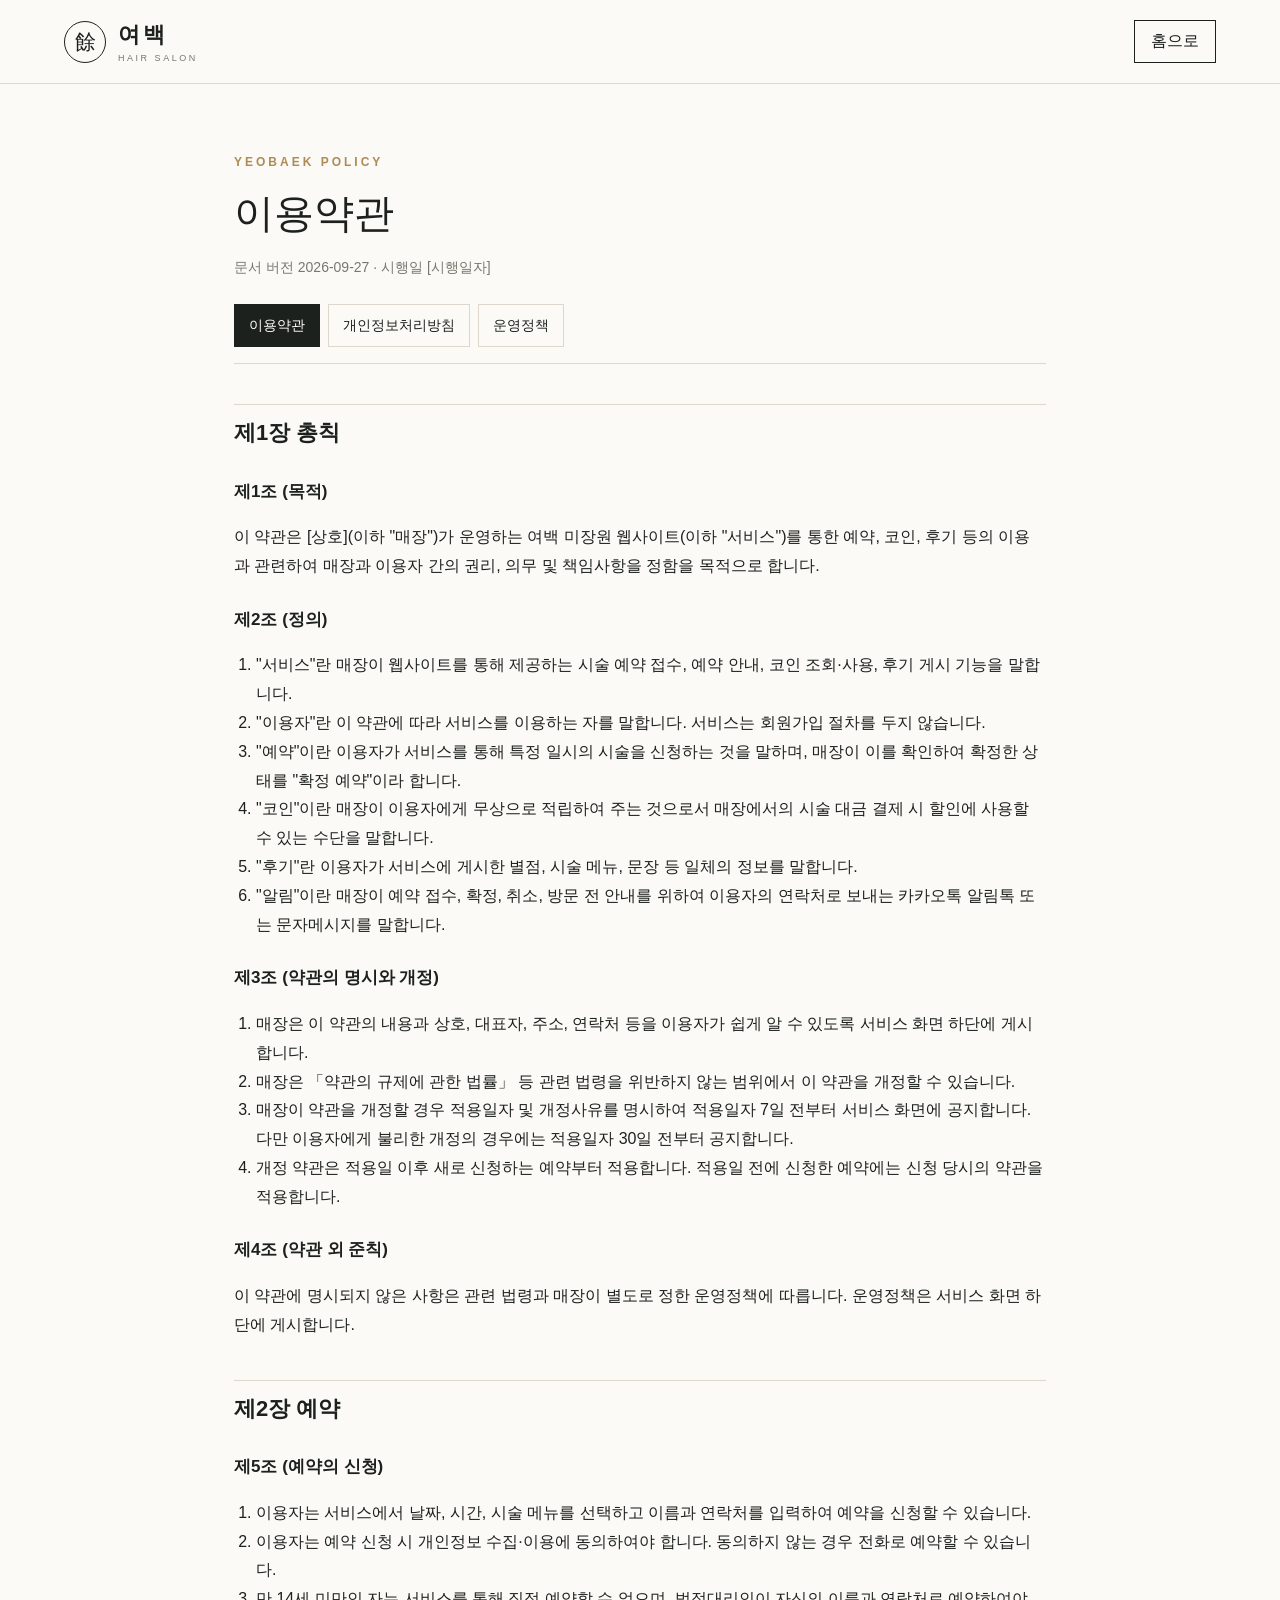
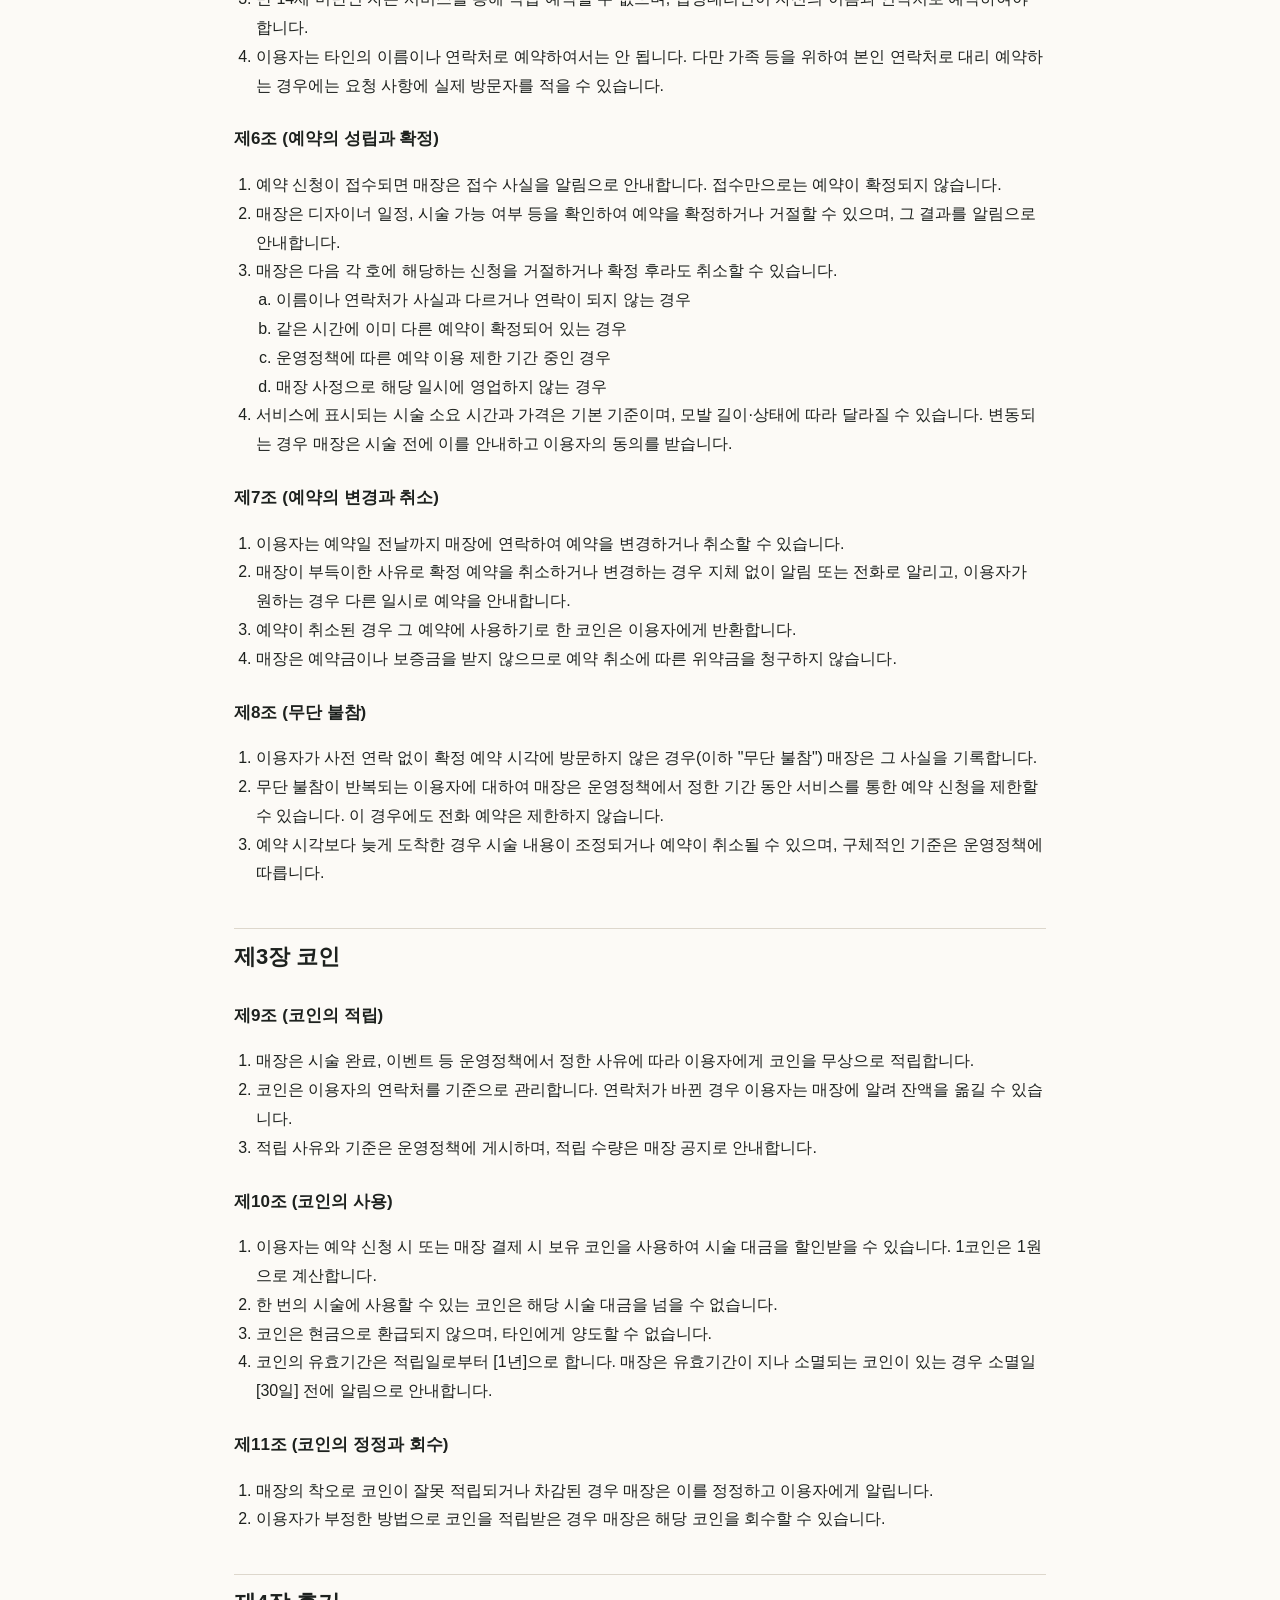
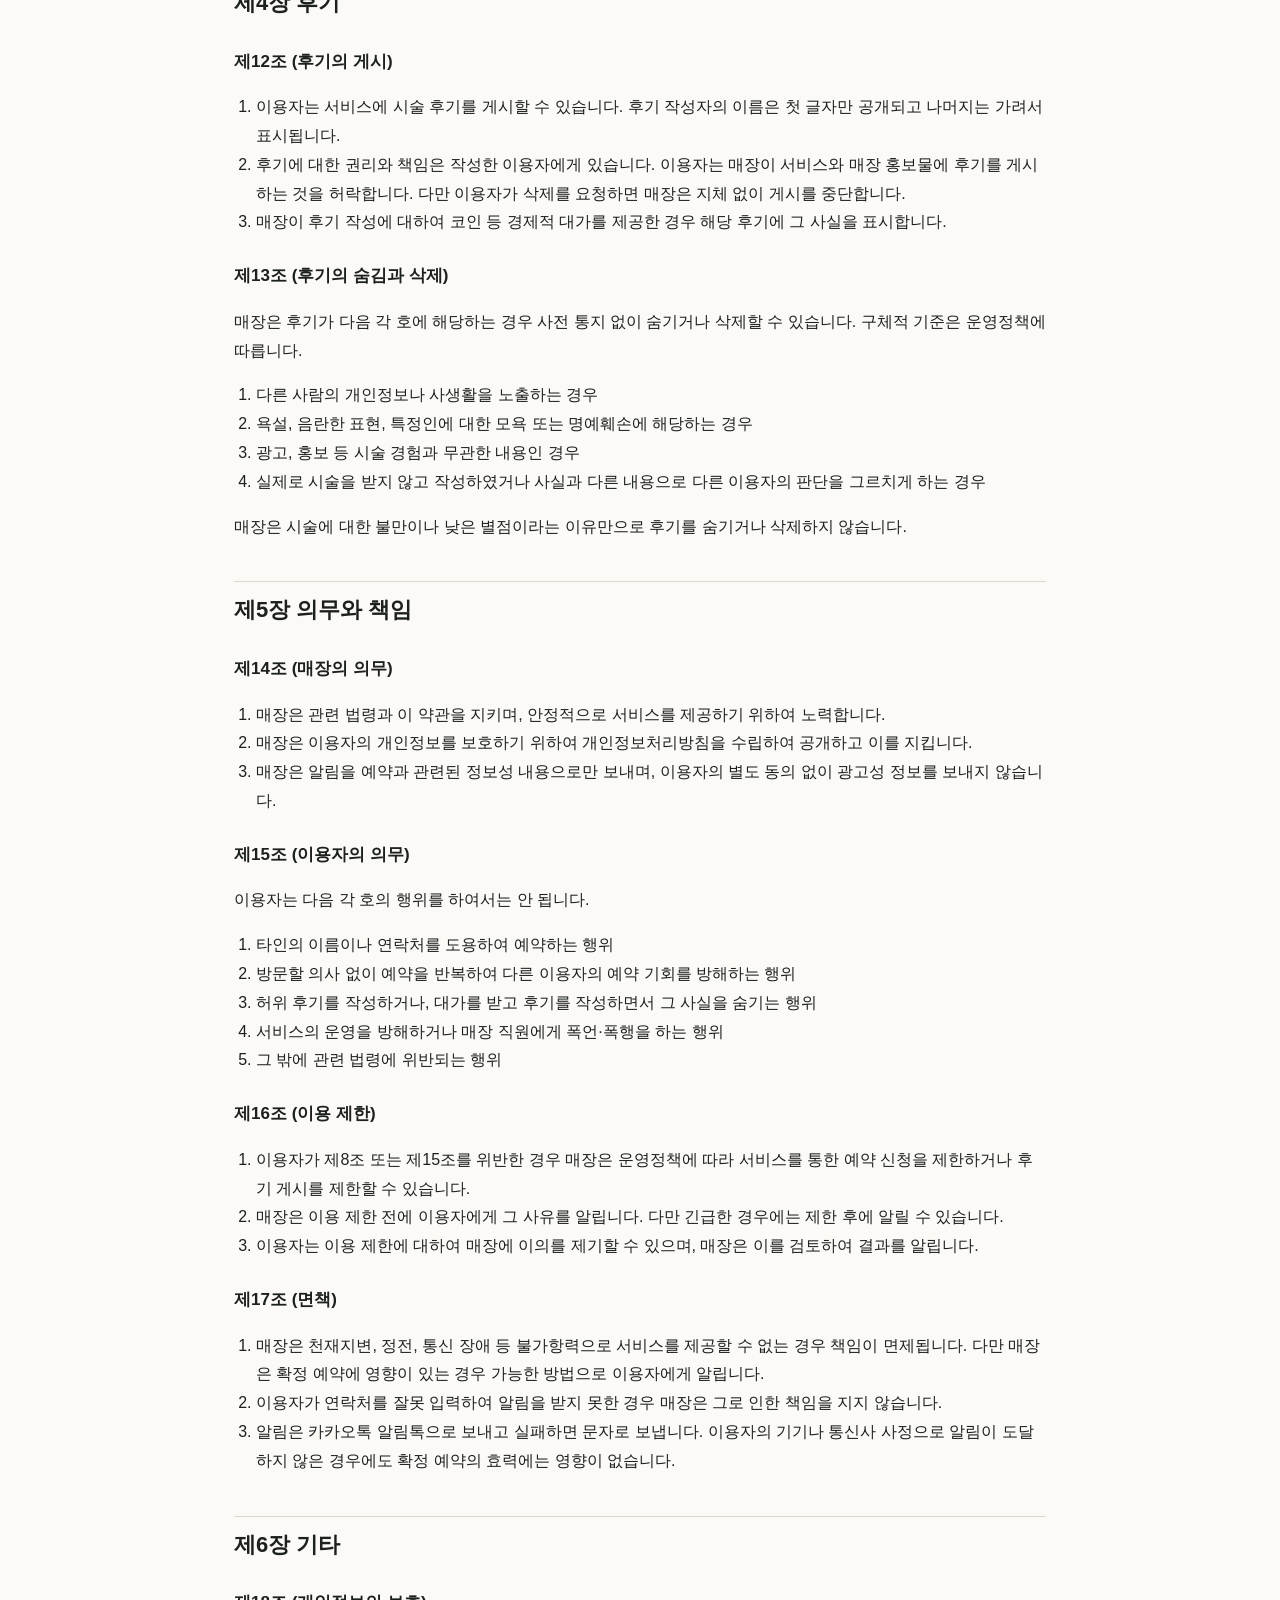
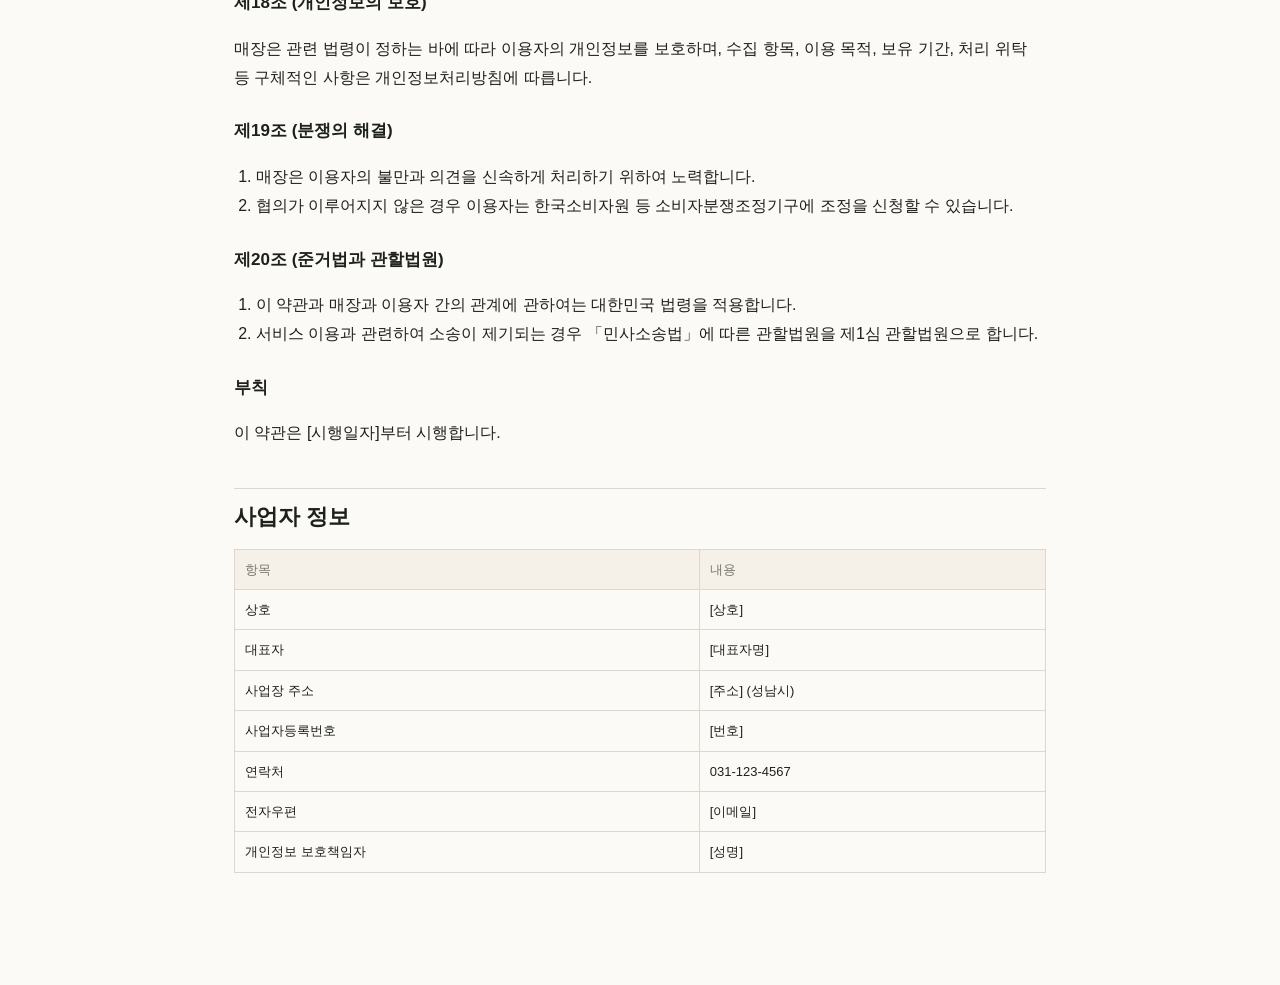
<file: terms.html>
<!doctype html>
<html lang="ko">
<head>
  <meta charset="UTF-8" />
  <meta name="viewport" content="width=device-width, initial-scale=1.0" />
  <title>이용약관 · 여백 미장원</title>
  <link rel="stylesheet" href="./styles.css" />
</head>
<body class="legal-body">
  <!-- 이 파일은 docs/build_legal_pages.py 로 생성됩니다. 직접 고치지 말고 docs/terms-of-service.md 을 수정하세요. -->
  <header class="topbar">
    <a class="brand" href="./index.html" aria-label="여백 홈"><span class="brand-mark">餘</span><span><b>여백</b><small>HAIR SALON</small></span></a>
    <a class="outline-btn" href="./index.html">홈으로</a>
  </header>
  <main class="legal-page">
    <p class="eyebrow">YEOBAEK POLICY</p>
    <h1>이용약관</h1>
    <p class="legal-meta">문서 버전 2026-09-27 · 시행일 [시행일자]</p>
    <nav class="legal-tabs" aria-label="약관 및 정책"><a href="./terms.html" aria-current=page>이용약관</a><a href="./privacy.html">개인정보처리방침</a><a href="./policy.html">운영정책</a></nav>
<h2>제1장 총칙</h2>
<h3>제1조 (목적)</h3>
<p>이 약관은 [상호](이하 "매장")가 운영하는 여백 미장원 웹사이트(이하 "서비스")를 통한 예약, 코인, 후기 등의 이용과 관련하여 매장과 이용자 간의 권리, 의무 및 책임사항을 정함을 목적으로 합니다.</p>
<h3>제2조 (정의)</h3>
<ol start="1"><li>"서비스"란 매장이 웹사이트를 통해 제공하는 시술 예약 접수, 예약 안내, 코인 조회·사용, 후기 게시 기능을 말합니다.</li><li>"이용자"란 이 약관에 따라 서비스를 이용하는 자를 말합니다. 서비스는 회원가입 절차를 두지 않습니다.</li><li>"예약"이란 이용자가 서비스를 통해 특정 일시의 시술을 신청하는 것을 말하며, 매장이 이를 확인하여 확정한 상태를 "확정 예약"이라 합니다.</li><li>"코인"이란 매장이 이용자에게 무상으로 적립하여 주는 것으로서 매장에서의 시술 대금 결제 시 할인에 사용할 수 있는 수단을 말합니다.</li><li>"후기"란 이용자가 서비스에 게시한 별점, 시술 메뉴, 문장 등 일체의 정보를 말합니다.</li><li>"알림"이란 매장이 예약 접수, 확정, 취소, 방문 전 안내를 위하여 이용자의 연락처로 보내는 카카오톡 알림톡 또는 문자메시지를 말합니다.</li></ol>
<h3>제3조 (약관의 명시와 개정)</h3>
<ol start="1"><li>매장은 이 약관의 내용과 상호, 대표자, 주소, 연락처 등을 이용자가 쉽게 알 수 있도록 서비스 화면 하단에 게시합니다.</li><li>매장은 「약관의 규제에 관한 법률」 등 관련 법령을 위반하지 않는 범위에서 이 약관을 개정할 수 있습니다.</li><li>매장이 약관을 개정할 경우 적용일자 및 개정사유를 명시하여 적용일자 7일 전부터 서비스 화면에 공지합니다. 다만 이용자에게 불리한 개정의 경우에는 적용일자 30일 전부터 공지합니다.</li><li>개정 약관은 적용일 이후 새로 신청하는 예약부터 적용합니다. 적용일 전에 신청한 예약에는 신청 당시의 약관을 적용합니다.</li></ol>
<h3>제4조 (약관 외 준칙)</h3>
<p>이 약관에 명시되지 않은 사항은 관련 법령과 매장이 별도로 정한 운영정책에 따릅니다. 운영정책은 서비스 화면 하단에 게시합니다.</p>
<h2>제2장 예약</h2>
<h3>제5조 (예약의 신청)</h3>
<ol start="1"><li>이용자는 서비스에서 날짜, 시간, 시술 메뉴를 선택하고 이름과 연락처를 입력하여 예약을 신청할 수 있습니다.</li><li>이용자는 예약 신청 시 개인정보 수집·이용에 동의하여야 합니다. 동의하지 않는 경우 전화로 예약할 수 있습니다.</li><li>만 14세 미만인 자는 서비스를 통해 직접 예약할 수 없으며, 법정대리인이 자신의 이름과 연락처로 예약하여야 합니다.</li><li>이용자는 타인의 이름이나 연락처로 예약하여서는 안 됩니다. 다만 가족 등을 위하여 본인 연락처로 대리 예약하는 경우에는 요청 사항에 실제 방문자를 적을 수 있습니다.</li></ol>
<h3>제6조 (예약의 성립과 확정)</h3>
<ol start="1"><li>예약 신청이 접수되면 매장은 접수 사실을 알림으로 안내합니다. 접수만으로는 예약이 확정되지 않습니다.</li><li>매장은 디자이너 일정, 시술 가능 여부 등을 확인하여 예약을 확정하거나 거절할 수 있으며, 그 결과를 알림으로 안내합니다.</li><li>매장은 다음 각 호에 해당하는 신청을 거절하거나 확정 후라도 취소할 수 있습니다.<ol type="a"><li>이름이나 연락처가 사실과 다르거나 연락이 되지 않는 경우</li><li>같은 시간에 이미 다른 예약이 확정되어 있는 경우</li><li>운영정책에 따른 예약 이용 제한 기간 중인 경우</li><li>매장 사정으로 해당 일시에 영업하지 않는 경우</li></ol></li><li>서비스에 표시되는 시술 소요 시간과 가격은 기본 기준이며, 모발 길이·상태에 따라 달라질 수 있습니다. 변동되는 경우 매장은 시술 전에 이를 안내하고 이용자의 동의를 받습니다.</li></ol>
<h3>제7조 (예약의 변경과 취소)</h3>
<ol start="1"><li>이용자는 예약일 전날까지 매장에 연락하여 예약을 변경하거나 취소할 수 있습니다.</li><li>매장이 부득이한 사유로 확정 예약을 취소하거나 변경하는 경우 지체 없이 알림 또는 전화로 알리고, 이용자가 원하는 경우 다른 일시로 예약을 안내합니다.</li><li>예약이 취소된 경우 그 예약에 사용하기로 한 코인은 이용자에게 반환합니다.</li><li>매장은 예약금이나 보증금을 받지 않으므로 예약 취소에 따른 위약금을 청구하지 않습니다.</li></ol>
<h3>제8조 (무단 불참)</h3>
<ol start="1"><li>이용자가 사전 연락 없이 확정 예약 시각에 방문하지 않은 경우(이하 "무단 불참") 매장은 그 사실을 기록합니다.</li><li>무단 불참이 반복되는 이용자에 대하여 매장은 운영정책에서 정한 기간 동안 서비스를 통한 예약 신청을 제한할 수 있습니다. 이 경우에도 전화 예약은 제한하지 않습니다.</li><li>예약 시각보다 늦게 도착한 경우 시술 내용이 조정되거나 예약이 취소될 수 있으며, 구체적인 기준은 운영정책에 따릅니다.</li></ol>
<h2>제3장 코인</h2>
<h3>제9조 (코인의 적립)</h3>
<ol start="1"><li>매장은 시술 완료, 이벤트 등 운영정책에서 정한 사유에 따라 이용자에게 코인을 무상으로 적립합니다.</li><li>코인은 이용자의 연락처를 기준으로 관리합니다. 연락처가 바뀐 경우 이용자는 매장에 알려 잔액을 옮길 수 있습니다.</li><li>적립 사유와 기준은 운영정책에 게시하며, 적립 수량은 매장 공지로 안내합니다.</li></ol>
<h3>제10조 (코인의 사용)</h3>
<ol start="1"><li>이용자는 예약 신청 시 또는 매장 결제 시 보유 코인을 사용하여 시술 대금을 할인받을 수 있습니다. 1코인은 1원으로 계산합니다.</li><li>한 번의 시술에 사용할 수 있는 코인은 해당 시술 대금을 넘을 수 없습니다.</li><li>코인은 현금으로 환급되지 않으며, 타인에게 양도할 수 없습니다.</li><li>코인의 유효기간은 적립일로부터 [1년]으로 합니다. 매장은 유효기간이 지나 소멸되는 코인이 있는 경우 소멸일 [30일] 전에 알림으로 안내합니다.</li></ol>
<h3>제11조 (코인의 정정과 회수)</h3>
<ol start="1"><li>매장의 착오로 코인이 잘못 적립되거나 차감된 경우 매장은 이를 정정하고 이용자에게 알립니다.</li><li>이용자가 부정한 방법으로 코인을 적립받은 경우 매장은 해당 코인을 회수할 수 있습니다.</li></ol>
<h2>제4장 후기</h2>
<h3>제12조 (후기의 게시)</h3>
<ol start="1"><li>이용자는 서비스에 시술 후기를 게시할 수 있습니다. 후기 작성자의 이름은 첫 글자만 공개되고 나머지는 가려서 표시됩니다.</li><li>후기에 대한 권리와 책임은 작성한 이용자에게 있습니다. 이용자는 매장이 서비스와 매장 홍보물에 후기를 게시하는 것을 허락합니다. 다만 이용자가 삭제를 요청하면 매장은 지체 없이 게시를 중단합니다.</li><li>매장이 후기 작성에 대하여 코인 등 경제적 대가를 제공한 경우 해당 후기에 그 사실을 표시합니다.</li></ol>
<h3>제13조 (후기의 숨김과 삭제)</h3>
<p>매장은 후기가 다음 각 호에 해당하는 경우 사전 통지 없이 숨기거나 삭제할 수 있습니다. 구체적 기준은 운영정책에 따릅니다.</p>
<ol start="1"><li>다른 사람의 개인정보나 사생활을 노출하는 경우</li><li>욕설, 음란한 표현, 특정인에 대한 모욕 또는 명예훼손에 해당하는 경우</li><li>광고, 홍보 등 시술 경험과 무관한 내용인 경우</li><li>실제로 시술을 받지 않고 작성하였거나 사실과 다른 내용으로 다른 이용자의 판단을 그르치게 하는 경우</li></ol>
<p>매장은 시술에 대한 불만이나 낮은 별점이라는 이유만으로 후기를 숨기거나 삭제하지 않습니다.</p>
<h2>제5장 의무와 책임</h2>
<h3>제14조 (매장의 의무)</h3>
<ol start="1"><li>매장은 관련 법령과 이 약관을 지키며, 안정적으로 서비스를 제공하기 위하여 노력합니다.</li><li>매장은 이용자의 개인정보를 보호하기 위하여 개인정보처리방침을 수립하여 공개하고 이를 지킵니다.</li><li>매장은 알림을 예약과 관련된 정보성 내용으로만 보내며, 이용자의 별도 동의 없이 광고성 정보를 보내지 않습니다.</li></ol>
<h3>제15조 (이용자의 의무)</h3>
<p>이용자는 다음 각 호의 행위를 하여서는 안 됩니다.</p>
<ol start="1"><li>타인의 이름이나 연락처를 도용하여 예약하는 행위</li><li>방문할 의사 없이 예약을 반복하여 다른 이용자의 예약 기회를 방해하는 행위</li><li>허위 후기를 작성하거나, 대가를 받고 후기를 작성하면서 그 사실을 숨기는 행위</li><li>서비스의 운영을 방해하거나 매장 직원에게 폭언·폭행을 하는 행위</li><li>그 밖에 관련 법령에 위반되는 행위</li></ol>
<h3>제16조 (이용 제한)</h3>
<ol start="1"><li>이용자가 제8조 또는 제15조를 위반한 경우 매장은 운영정책에 따라 서비스를 통한 예약 신청을 제한하거나 후기 게시를 제한할 수 있습니다.</li><li>매장은 이용 제한 전에 이용자에게 그 사유를 알립니다. 다만 긴급한 경우에는 제한 후에 알릴 수 있습니다.</li><li>이용자는 이용 제한에 대하여 매장에 이의를 제기할 수 있으며, 매장은 이를 검토하여 결과를 알립니다.</li></ol>
<h3>제17조 (면책)</h3>
<ol start="1"><li>매장은 천재지변, 정전, 통신 장애 등 불가항력으로 서비스를 제공할 수 없는 경우 책임이 면제됩니다. 다만 매장은 확정 예약에 영향이 있는 경우 가능한 방법으로 이용자에게 알립니다.</li><li>이용자가 연락처를 잘못 입력하여 알림을 받지 못한 경우 매장은 그로 인한 책임을 지지 않습니다.</li><li>알림은 카카오톡 알림톡으로 보내고 실패하면 문자로 보냅니다. 이용자의 기기나 통신사 사정으로 알림이 도달하지 않은 경우에도 확정 예약의 효력에는 영향이 없습니다.</li></ol>
<h2>제6장 기타</h2>
<h3>제18조 (개인정보의 보호)</h3>
<p>매장은 관련 법령이 정하는 바에 따라 이용자의 개인정보를 보호하며, 수집 항목, 이용 목적, 보유 기간, 처리 위탁 등 구체적인 사항은 개인정보처리방침에 따릅니다.</p>
<h3>제19조 (분쟁의 해결)</h3>
<ol start="1"><li>매장은 이용자의 불만과 의견을 신속하게 처리하기 위하여 노력합니다.</li><li>협의가 이루어지지 않은 경우 이용자는 한국소비자원 등 소비자분쟁조정기구에 조정을 신청할 수 있습니다.</li></ol>
<h3>제20조 (준거법과 관할법원)</h3>
<ol start="1"><li>이 약관과 매장과 이용자 간의 관계에 관하여는 대한민국 법령을 적용합니다.</li><li>서비스 이용과 관련하여 소송이 제기되는 경우 「민사소송법」에 따른 관할법원을 제1심 관할법원으로 합니다.</li></ol>
<h3>부칙</h3>
<p>이 약관은 [시행일자]부터 시행합니다.</p>
<h2>사업자 정보</h2>
<div class="legal-table"><table><thead><tr><th>항목</th><th>내용</th></tr></thead><tbody><tr><td>상호</td><td>[상호]</td></tr><tr><td>대표자</td><td>[대표자명]</td></tr><tr><td>사업장 주소</td><td>[주소] (성남시)</td></tr><tr><td>사업자등록번호</td><td>[번호]</td></tr><tr><td>연락처</td><td>031-123-4567</td></tr><tr><td>전자우편</td><td>[이메일]</td></tr><tr><td>개인정보 보호책임자</td><td>[성명]</td></tr></tbody></table></div>
  </main>
</body>
</html>
</file>
<file: styles.css>
:root{--ink:#1d211e;--deep:#303c35;--cream:#f5f1e9;--paper:#fcfaf6;--line:#ddd7cc;--gold:#af8a55;--muted:#77776f;--green:#607265;--danger:#9a4c43;--shadow:0 18px 55px rgba(31,35,31,.09)}*{box-sizing:border-box}html{scroll-behavior:smooth}body{margin:0;background:var(--paper);color:var(--ink);font-family:Pretendard,"Noto Sans KR",Arial,sans-serif;font-size:16px}button,input,select,textarea{font:inherit}button{cursor:pointer}.topbar{height:84px;display:flex;align-items:center;justify-content:space-between;padding:0 max(5vw,28px);border-bottom:1px solid var(--line);background:rgba(252,250,246,.94);position:sticky;top:0;z-index:20;backdrop-filter:blur(12px)}.brand{display:flex;align-items:center;gap:12px;border:0;background:none;color:var(--ink);text-align:left}.brand-mark{display:grid;place-items:center;width:42px;height:42px;border:1px solid var(--ink);border-radius:50%;font-family:serif;font-size:21px}.brand b{font-family:serif;font-size:22px;letter-spacing:.15em}.brand small{display:block;font-size:9px;letter-spacing:.28em;color:var(--muted);margin-top:3px}.nav{display:flex;gap:38px}.nav button{background:0;border:0;color:#555;font-size:15px;padding:10px 0;position:relative}.nav button:hover:after{content:"";position:absolute;bottom:2px;left:0;width:100%;height:1px;background:var(--ink)}.outline-btn,.primary-btn{border:1px solid var(--ink);padding:14px 20px;background:transparent;color:var(--ink)}.primary-btn{background:var(--ink);color:#fff;transition:.2s}.primary-btn:hover{background:var(--deep);transform:translateY(-1px)}.mobile-book{padding:11px 18px}.page{display:none}.page.active{display:block}.hero{min-height:calc(100vh - 132px);display:grid;grid-template-columns:1.05fr .95fr}.hero-copy{padding:11vh 7vw 6vh;display:flex;flex-direction:column;justify-content:center}.eyebrow{font-size:12px;letter-spacing:.25em;color:var(--gold);font-weight:700}.hero h1{font-family:Georgia,"Noto Serif KR",serif;font-size:clamp(44px,5.3vw,82px);font-weight:400;line-height:1.17;letter-spacing:-.04em;margin:18px 0 28px}.hero h1 em{color:var(--green);font-style:normal}.hero-desc{color:#696a64;line-height:1.8;max-width:510px}.hero-actions{display:flex;align-items:center;gap:25px;margin-top:34px}.hero-actions .primary-btn{padding:17px 24px}.text-btn{background:0;border:0;border-bottom:1px solid #999;padding:9px 2px}.quick-info{display:flex;margin-top:auto;padding-top:65px;gap:42px}.quick-info div{border-left:1px solid var(--line);padding-left:16px}.quick-info span,.quick-info strong{display:block}.quick-info span{font-size:12px;color:var(--muted);margin-bottom:7px}.quick-info strong{font-size:14px}.hero-visual{min-height:650px;background:linear-gradient(150deg,#47564c,#222923);position:relative;overflow:hidden;display:grid;place-items:center}.hero-visual:before,.hero-visual:after{content:"";position:absolute;border-radius:50%;filter:blur(1px)}.hero-visual:before{width:430px;height:430px;background:rgba(227,212,187,.1);top:-120px;right:-100px}.hero-visual:after{width:260px;height:260px;border:1px solid rgba(255,255,255,.13);left:-100px;bottom:90px}.arch{height:70%;width:58%;border-radius:180px 180px 0 0;border:1px solid rgba(235,224,204,.55);display:flex;align-items:flex-end;justify-content:center;padding:50px;color:#e8dfd0;letter-spacing:.35em;font-family:serif}.floating-card{position:absolute;left:-55px;bottom:10%;width:250px;padding:25px;background:var(--cream);box-shadow:var(--shadow)}.floating-card small,.floating-card strong{display:block}.floating-card small{font-size:10px;letter-spacing:.18em;color:var(--muted)}.floating-card strong{font-family:serif;font-size:22px;margin:9px 0 20px}.floating-card button{background:none;border:0;padding:0;font-weight:700}.services-strip{height:48px;background:var(--ink);color:#dedbd3;display:flex;justify-content:space-around;align-items:center;font-size:11px;letter-spacing:.2em}.content-page{max-width:1240px;margin:auto;padding:72px 28px 100px}.page-heading{text-align:center;margin-bottom:48px}.page-heading h2{font-family:Georgia,"Noto Serif KR",serif;font-size:44px;font-weight:400;margin:8px}.page-heading>p:last-child{color:var(--muted)}.page-heading.split{text-align:left;display:flex;justify-content:space-between;align-items:end}.panel,.admin-card{background:white;border:1px solid #e6e1d8;box-shadow:0 8px 30px rgba(30,35,30,.04)}.booking-layout{display:grid;grid-template-columns:1.5fr .75fr;gap:28px}.form-panel{padding:40px}.step-title{display:flex;align-items:center;gap:15px;margin-bottom:28px}.step-title span{color:var(--gold);font-size:12px}.step-title h3{margin:0;font-family:serif;font-size:24px}.field-grid{display:grid;grid-template-columns:1fr 1fr;gap:18px}label{display:block;font-size:14px;font-weight:600;margin-bottom:20px}input,select,textarea{width:100%;border:1px solid var(--line);background:#fff;padding:14px 15px;margin-top:8px;border-radius:0;color:var(--ink);outline:none}input:focus,select:focus,textarea:focus{border-color:var(--green);box-shadow:0 0 0 2px rgba(96,114,101,.12)}textarea{resize:vertical}.full{width:100%;margin-top:3px}.booking-aside{display:flex;flex-direction:column;gap:22px}.aside-art{min-height:300px;background:var(--deep);color:#eee7db;padding:40px;display:flex;flex-direction:column;justify-content:space-between}.aside-art .scissors{font-size:50px;color:var(--gold)}.aside-art p{font-family:serif;font-size:25px;line-height:1.55}.notice{border:1px solid var(--line);padding:25px}.notice h3{font-family:serif}.notice ul{padding-left:18px;color:var(--muted);font-size:13px;line-height:2}.review-summary{padding:30px 45px;display:grid;grid-template-columns:1fr 1.5fr;gap:60px;align-items:center;margin-bottom:28px}.review-summary>div:first-child{display:flex;align-items:center;gap:15px}.review-summary strong{font:42px Georgia}.review-summary small{color:var(--muted)}.stars{color:var(--gold);letter-spacing:.1em}.rating-bars p{display:flex;align-items:center;gap:12px;margin:9px}.rating-bars span,.rating-bars small{font-size:12px;width:30px}.rating-bars i{height:5px;background:#ebe7df;flex:1}.rating-bars b{display:block;height:100%;background:var(--gold)}.review-grid{display:grid;grid-template-columns:repeat(3,1fr);gap:20px}.review-card{padding:28px;background:#fff;border:1px solid var(--line);min-height:220px;display:flex;flex-direction:column}.review-card .stars{font-size:13px}.review-card p{line-height:1.8;color:#555}.review-card footer{margin-top:auto;border-top:1px solid #eee9e1;padding-top:15px;font-size:13px}.review-card footer span{color:var(--muted);margin-left:8px}.admin-page.active{display:grid;grid-template-columns:240px 1fr;min-height:calc(100vh - 84px);background:#f3f3f0}.admin-sidebar{background:var(--deep);color:#fff;padding:27px 20px;display:flex;flex-direction:column}.admin-brand{display:flex;align-items:center;gap:12px;padding:0 8px 30px}.admin-brand .brand-mark{border-color:#d9d6cd}.admin-sidebar nav{display:grid;gap:6px}.admin-sidebar nav button,.back-site{border:0;background:transparent;color:#c8cec9;text-align:left;padding:14px 16px}.admin-sidebar nav button:hover,.admin-sidebar nav button.active{background:rgba(255,255,255,.1);color:#fff}.back-site{margin-top:auto}.admin-main{padding:35px max(3vw,28px);min-width:0}.admin-top{display:flex;justify-content:space-between;align-items:center;margin-bottom:32px}.admin-top p{color:var(--muted);margin:0 0 5px;font-size:13px}.admin-top h2{font:32px Georgia;margin:0}.admin-user{display:flex;align-items:center;gap:8px;font-size:13px}.admin-user i{font-style:normal;color:var(--muted)}.admin-user b{display:grid;place-items:center;width:40px;height:40px;background:var(--deep);color:#fff;border-radius:50%;margin-left:8px}.admin-view{display:none}.admin-view.active{display:block}.stat-grid{display:grid;grid-template-columns:repeat(4,1fr);gap:16px;margin-bottom:22px}.stat-grid article{background:white;border:1px solid #e1e1dc;padding:24px;position:relative}.stat-grid span{display:block;color:var(--muted);font-size:13px;margin-bottom:12px}.stat-grid strong{font:34px Georgia}.stat-grid small{margin-left:5px}.stat-grid i{position:absolute;right:20px;top:25px;font-style:normal;color:var(--gold);font-size:22px}.dash-grid{display:grid;grid-template-columns:1.5fr 1fr;gap:20px}.admin-card{padding:25px}.card-head{display:flex;justify-content:space-between;align-items:center;margin-bottom:22px}.card-head h3{margin:0;font-family:serif;font-size:20px}.card-head button{border:0;background:none;color:var(--green);font-size:13px}.appointment{display:grid;grid-template-columns:65px 1fr auto;align-items:center;padding:14px 0;border-top:1px solid #eee}.appointment time{font-weight:700}.appointment p{margin:0;font-size:14px}.appointment small{color:var(--muted)}.badge{padding:5px 9px;background:#e9efea;color:#466150;font-size:11px;border-radius:20px}.customer-mini{display:flex;align-items:center;gap:12px;padding:12px 0;border-top:1px solid #eee}.avatar{width:38px;height:38px;border-radius:50%;background:#e8e1d4;display:grid;place-items:center;font-family:serif}.customer-mini p{margin:0;font-size:14px}.customer-mini small{color:var(--muted)}.customer-mini strong{margin-left:auto;color:var(--gold);font-size:13px}.table-wrap{overflow:auto}table{width:100%;border-collapse:collapse;white-space:nowrap}th,td{text-align:left;border-top:1px solid #e9e7e1;padding:15px 12px;font-size:13px}th{color:var(--muted);font-weight:500;background:#fafaf8}.small-primary{background:var(--deep)!important;color:#fff!important;padding:10px 14px}.search{width:260px;margin:0;padding:10px 13px}.action-btn{border:0;background:none;color:var(--danger);font-size:12px}.coin-control{display:grid;grid-template-columns:1fr 1.3fr;gap:50px;margin-bottom:20px}.coin-control h3{font:30px Georgia;margin:10px 0}.coin-control>div>p:last-child,.muted{color:var(--muted);font-size:13px}.coin-control form{display:grid;grid-template-columns:1fr 1fr;gap:14px}.coin-buttons{grid-column:1/-1;display:flex;gap:10px}.coin-buttons button{flex:1}.history-item,.admin-review{display:flex;align-items:center;gap:15px;padding:14px 0;border-top:1px solid #eee}.history-item span:first-child{width:38px;height:38px;display:grid;place-items:center;background:#eee9de;border-radius:50%}.history-item p{margin:0}.history-item small{color:var(--muted)}.history-item strong{margin-left:auto}.plus{color:var(--green)}.minus{color:var(--danger)}.admin-review .review-body{flex:1}.admin-review p{margin:3px 0;font-size:13px}.admin-review small{color:var(--muted)}.admin-review button{border:1px solid var(--line);background:#fff;padding:8px 10px}.modal{position:fixed;inset:0;background:rgba(16,19,17,.62);z-index:50;display:none;place-items:center;padding:20px}.modal.open{display:grid}.modal-box{width:min(520px,100%);background:var(--paper);padding:36px;position:relative;max-height:90vh;overflow:auto}.modal-box h2{font:34px Georgia}.modal-close{position:absolute;right:18px;top:12px;border:0;background:0;font-size:30px}.toast{position:fixed;right:25px;bottom:25px;background:var(--ink);color:#fff;padding:15px 22px;transform:translateY(100px);opacity:0;transition:.3s;z-index:60}.toast.show{transform:none;opacity:1}.admin-login{display:none;position:fixed;inset:0;z-index:100;background:var(--deep);align-items:center;justify-content:center;padding:20px}.admin-page.active:not(.authed) .admin-login{display:flex}.admin-login-box{width:min(340px,100%);background:#fff;border-radius:10px;padding:44px 34px;text-align:center;display:flex;flex-direction:column;align-items:center;gap:14px;box-shadow:0 30px 60px rgba(0,0,0,.35)}.admin-login-box h2{margin:4px 0 0;font:26px Georgia}.admin-login-box p.muted{margin:0}.admin-login-box input{margin:0}.admin-login-error{color:var(--danger);font-size:13px;margin:0;min-height:16px}
@media(max-width:900px){.nav{display:none}.hero{grid-template-columns:1fr}.hero-copy{padding:70px 7vw}.hero-visual{min-height:400px}.floating-card{left:7%;bottom:8%}.quick-info{margin-top:40px;flex-wrap:wrap}.booking-layout,.dash-grid,.coin-control{grid-template-columns:1fr}.review-grid{grid-template-columns:1fr 1fr}.admin-page.active{grid-template-columns:1fr}.admin-sidebar{padding:12px;position:static}.admin-brand{display:none}.admin-sidebar nav{grid-template-columns:repeat(5,1fr);overflow:auto}.admin-sidebar nav button{padding:12px 8px;text-align:center;font-size:12px;white-space:nowrap}.back-site{display:none}.stat-grid{grid-template-columns:1fr 1fr}.coin-control form{grid-template-columns:1fr}.coin-buttons{grid-column:auto}.review-summary{grid-template-columns:1fr;gap:20px}}
@media(max-width:600px){.topbar{height:70px;padding:0 18px}.brand-mark{width:36px;height:36px}.mobile-book{font-size:13px}.hero{min-height:auto}.hero-copy{padding:60px 22px 45px}.hero h1{font-size:43px}.hero-actions{align-items:flex-start;flex-direction:column}.quick-info{gap:22px}.hero-visual{min-height:330px}.arch{width:70%;height:75%}.services-strip span:nth-child(even){display:none}.content-page{padding:55px 17px}.page-heading h2{font-size:36px}.page-heading.split{align-items:flex-start;gap:20px}.page-heading.split .primary-btn{white-space:nowrap;padding:12px}.booking-layout{display:block}.form-panel{padding:24px}.field-grid{grid-template-columns:1fr;gap:0}.booking-aside{margin-top:18px}.review-summary{padding:24px}.review-summary>div:first-child{flex-wrap:wrap}.review-grid{grid-template-columns:1fr}.admin-main{padding:24px 14px}.admin-user{display:none}.stat-grid{gap:10px}.stat-grid article{padding:18px 14px}.stat-grid strong{font-size:28px}.stat-grid i{display:none}.admin-card{padding:16px}.coin-control form{display:block}.coin-buttons{display:flex}.search{width:170px}.modal-box{padding:26px 20px}}

/* Calendar booking and coin checkout */
.calendar-booking{display:grid;grid-template-columns:1.05fr .95fr;gap:28px;margin-bottom:28px}.calendar-panel,.slots-panel{padding:32px}.calendar-head{display:flex;align-items:center;justify-content:space-between;margin-bottom:22px}.calendar-head strong{font:24px Georgia}.calendar-head button{border:0;background:transparent;font-size:20px;padding:10px}.weekdays,.calendar-grid{display:grid;grid-template-columns:repeat(7,1fr);gap:7px}.weekdays span{text-align:center;font-size:12px;color:var(--muted);padding:8px}.calendar-day{aspect-ratio:1;border:1px solid transparent;background:#faf9f5;color:var(--ink);position:relative}.calendar-day:hover:not(:disabled){border-color:var(--green)}.calendar-day.selected{background:var(--deep);color:white}.calendar-day.today:after{content:"";position:absolute;width:4px;height:4px;background:var(--gold);border-radius:50%;bottom:7px;left:50%}.calendar-day:disabled{color:#c7c5bf;background:transparent;cursor:not-allowed}.calendar-empty{aspect-ratio:1}.slot-legend{display:flex;gap:18px;font-size:12px;color:var(--muted);margin:-5px 0 18px}.slot-legend i{display:inline-block;width:9px;height:9px;border-radius:50%;margin-right:5px}.slot-legend .available{background:var(--green)}.slot-legend .booked{background:#ccc}.selected-date{font-family:serif;font-size:19px;margin:0 0 17px}.time-slots{display:grid;grid-template-columns:repeat(4,1fr);gap:9px}.time-slot{border:1px solid var(--line);background:#fff;padding:12px 7px;font-size:14px}.time-slot:hover:not(:disabled),.time-slot.selected{background:var(--deep);border-color:var(--deep);color:white}.time-slot:disabled{background:#eee;color:#aaa;text-decoration:line-through;cursor:not-allowed}.booking-details{grid-template-columns:1.5fr .75fr}.coin-lookup{display:block;font-weight:400;color:var(--muted);margin-top:7px}.coin-lookup.found{color:var(--green);font-weight:700}.coin-payment{border:1px solid var(--line);padding:18px;margin-bottom:20px;background:#faf9f5}.check-label{display:flex;align-items:center;gap:9px;margin-bottom:8px}.check-label input{width:auto;margin:0}.coin-payment-fields{display:none;grid-template-columns:1fr auto;align-items:end;gap:10px;margin-top:13px}.coin-payment-fields.active{display:grid}.coin-payment-fields label{margin:0}.coin-payment-fields button{height:48px}.coin-payment>p{font-size:13px;color:var(--muted);margin:12px 0 0}.big-balance{font:38px Georgia;margin-top:24px;color:var(--green)}.coin-buttons.three button{padding:12px 8px}.coin-result{grid-column:1/-1;margin:0;color:var(--green);font-weight:700}.coin-balances{display:grid;grid-template-columns:repeat(2,1fr);gap:10px}.coin-balance-row{border:1px solid var(--line);padding:15px;display:flex;align-items:center;gap:11px}.coin-balance-row p{margin:0}.coin-balance-row small{color:var(--muted)}.coin-balance-row strong{margin-left:auto;color:var(--green)}.coin-history-card{margin-top:20px}.success-box{text-align:center}.success-icon{display:grid;place-items:center;width:64px;height:64px;background:var(--green);color:white;border-radius:50%;font-size:30px;margin:0 auto 22px}.success-box>p:not(.eyebrow){line-height:1.8;color:#555;white-space:pre-line;margin-bottom:25px}
@media(max-width:900px){.calendar-booking{grid-template-columns:1fr}.booking-details{grid-template-columns:1fr}.coin-balances{grid-template-columns:1fr 1fr}}
@media(max-width:600px){.calendar-panel,.slots-panel{padding:22px 16px}.time-slots{grid-template-columns:repeat(3,1fr)}.coin-payment-fields{grid-template-columns:1fr}.coin-payment-fields button{height:auto}.coin-balances{grid-template-columns:1fr}.coin-buttons.three{flex-wrap:wrap}.coin-buttons.three button{min-width:30%}}

/* Manager reservation calendar */
.reservation-calendar-panel{margin-bottom:22px}.reservation-calendar-panel>.card-head{gap:16px}.reservation-calendar-panel>.card-head .small-primary{white-space:nowrap}.reservation-calendar-toolbar{display:flex;align-items:center;justify-content:space-between;gap:16px}.reservation-calendar-toolbar h4{font-size:24px;margin:0}.reservation-calendar-toolbar>div{display:flex;gap:8px}.reservation-calendar-toolbar button{border:1px solid var(--line);background:var(--paper);padding:9px 13px}.reservation-calendar-scroll{overflow-x:auto}.reservation-calendar-month{min-width:560px}.reservation-calendar-grid{display:grid;grid-template-columns:repeat(7,minmax(0,1fr));border-top:1px solid var(--line);border-left:1px solid var(--line)}.reservation-calendar-day,.reservation-calendar-empty{min-height:126px;border:0;border-right:1px solid var(--line);border-bottom:1px solid var(--line);padding:9px;min-width:0}.reservation-calendar-empty{background:#f7f7f3}.reservation-calendar-day{background:white;text-align:left;display:flex;flex-direction:column;gap:8px;color:var(--ink)}.reservation-calendar-day:hover{background:var(--cream)}.reservation-calendar-day.selected{background:#edf2ed;box-shadow:inset 0 0 0 2px var(--green)}.reservation-calendar-day:focus-visible{outline:3px solid var(--gold);outline-offset:-3px}.reservation-day-heading{display:flex;justify-content:space-between;align-items:center;gap:3px;width:100%}.reservation-day-heading b{display:grid;place-items:center;min-width:26px;height:26px;font-size:13px}.is-today .reservation-day-heading b{background:var(--deep);color:white;border-radius:50%}.reservation-day-heading small{font-size:11px;color:var(--green)}.reservation-day-previews{display:grid;gap:4px;width:100%}.reservation-preview{display:block;white-space:nowrap;overflow:hidden;text-overflow:ellipsis;font-size:11px;padding:4px;background:#e8eee9;color:#365640;border-left:2px solid var(--green)}.reservation-preview.pending{background:#f7eedc;color:#775a2b;border-color:var(--gold)}.reservation-more{font-size:11px;color:var(--muted)}.reservation-day-detail{margin-top:24px}.reservation-empty-state{padding:25px 0;text-align:center;color:var(--muted);font-size:14px}@media(max-width:600px){.reservation-calendar-toolbar h4{font-size:20px}.reservation-calendar-panel>.card-head{align-items:flex-start}.reservation-calendar-panel>.card-head .muted{line-height:1.6}.reservation-calendar-day,.reservation-calendar-empty{min-height:110px;padding:6px}}
.field-hint{display:block;margin-top:6px;font-size:14px;font-weight:400;color:var(--muted);line-height:1.6}.field-hint a,.consent a{color:var(--deep)}
.consent{border:1px solid var(--line);padding:18px 20px;margin:0 0 20px;display:grid;gap:6px}.consent legend{font-size:14px;font-weight:700;padding:0 6px}.consent .check-label{font-size:15px;font-weight:500;margin:6px 0 0}.consent .check-label b{color:var(--danger);font-weight:700}.consent-note{margin:0 0 0 26px;font-size:14px;color:var(--muted)}.consent-detail{margin-left:26px;font-size:14px;line-height:1.6}.consent-detail summary{cursor:pointer;color:var(--deep);text-decoration:underline}.consent-detail table{width:100%;border-collapse:collapse;margin:10px 0;font-size:14px}.consent-detail th,.consent-detail td{border:1px solid var(--line);padding:6px 8px;text-align:left;vertical-align:top}.consent-detail th{background:var(--cream)}.primary-btn:disabled{opacity:.45;cursor:not-allowed}.consent-hint{margin:8px 0 0;font-size:14px;color:var(--danger);text-align:center}
.site-footer{border-top:1px solid var(--line);padding:32px max(5vw,28px) 40px;color:var(--muted);font-size:13px;line-height:1.8}.site-footer p{margin:0}.footer-links{display:flex;flex-wrap:wrap;gap:18px;margin-bottom:10px}.footer-links a{color:var(--ink);text-decoration:none;font-size:14px}.footer-links a:hover{text-decoration:underline}body:has(#admin.active) .site-footer{display:none}
.legal-body .topbar a{text-decoration:none}.legal-body .topbar .outline-btn{padding:10px 16px}.legal-page{max-width:860px;margin:auto;padding:56px 24px 100px;line-height:1.8;font-size:16px}.legal-page h1{font:40px Georgia,serif;margin:6px 0}.legal-meta{color:var(--muted);font-size:14px}.legal-tabs{display:flex;flex-wrap:wrap;gap:8px;margin:24px 0 32px;border-bottom:1px solid var(--line);padding-bottom:16px}.legal-tabs a{padding:8px 14px;border:1px solid var(--line);color:var(--ink);text-decoration:none;font-size:14px}.legal-tabs a[aria-current]{background:var(--ink);color:#fff;border-color:var(--ink)}.legal-page h2{font-size:22px;margin:40px 0 8px;padding-top:8px;border-top:1px solid var(--line)}.legal-page h3{font-size:17px;margin:24px 0 6px}.legal-page ol,.legal-page ul{padding-left:22px}.legal-page ol[type=a]{padding-left:20px}.legal-table{overflow-x:auto;margin:12px 0}.legal-page table{border-collapse:collapse;width:100%;font-size:14px}.legal-page th,.legal-page td{border:1px solid var(--line);padding:8px 10px;text-align:left;vertical-align:top}.legal-page th{background:var(--cream)}.legal-page pre{white-space:pre-wrap;background:var(--cream);padding:12px 14px;font-size:14px}.legal-page blockquote{margin:12px 0;padding:10px 16px;border-left:3px solid var(--gold);background:var(--cream)}@media(max-width:600px){.legal-page{padding:36px 16px 80px}.legal-page h1{font-size:30px}}
.consent{min-width:0}
</file>
